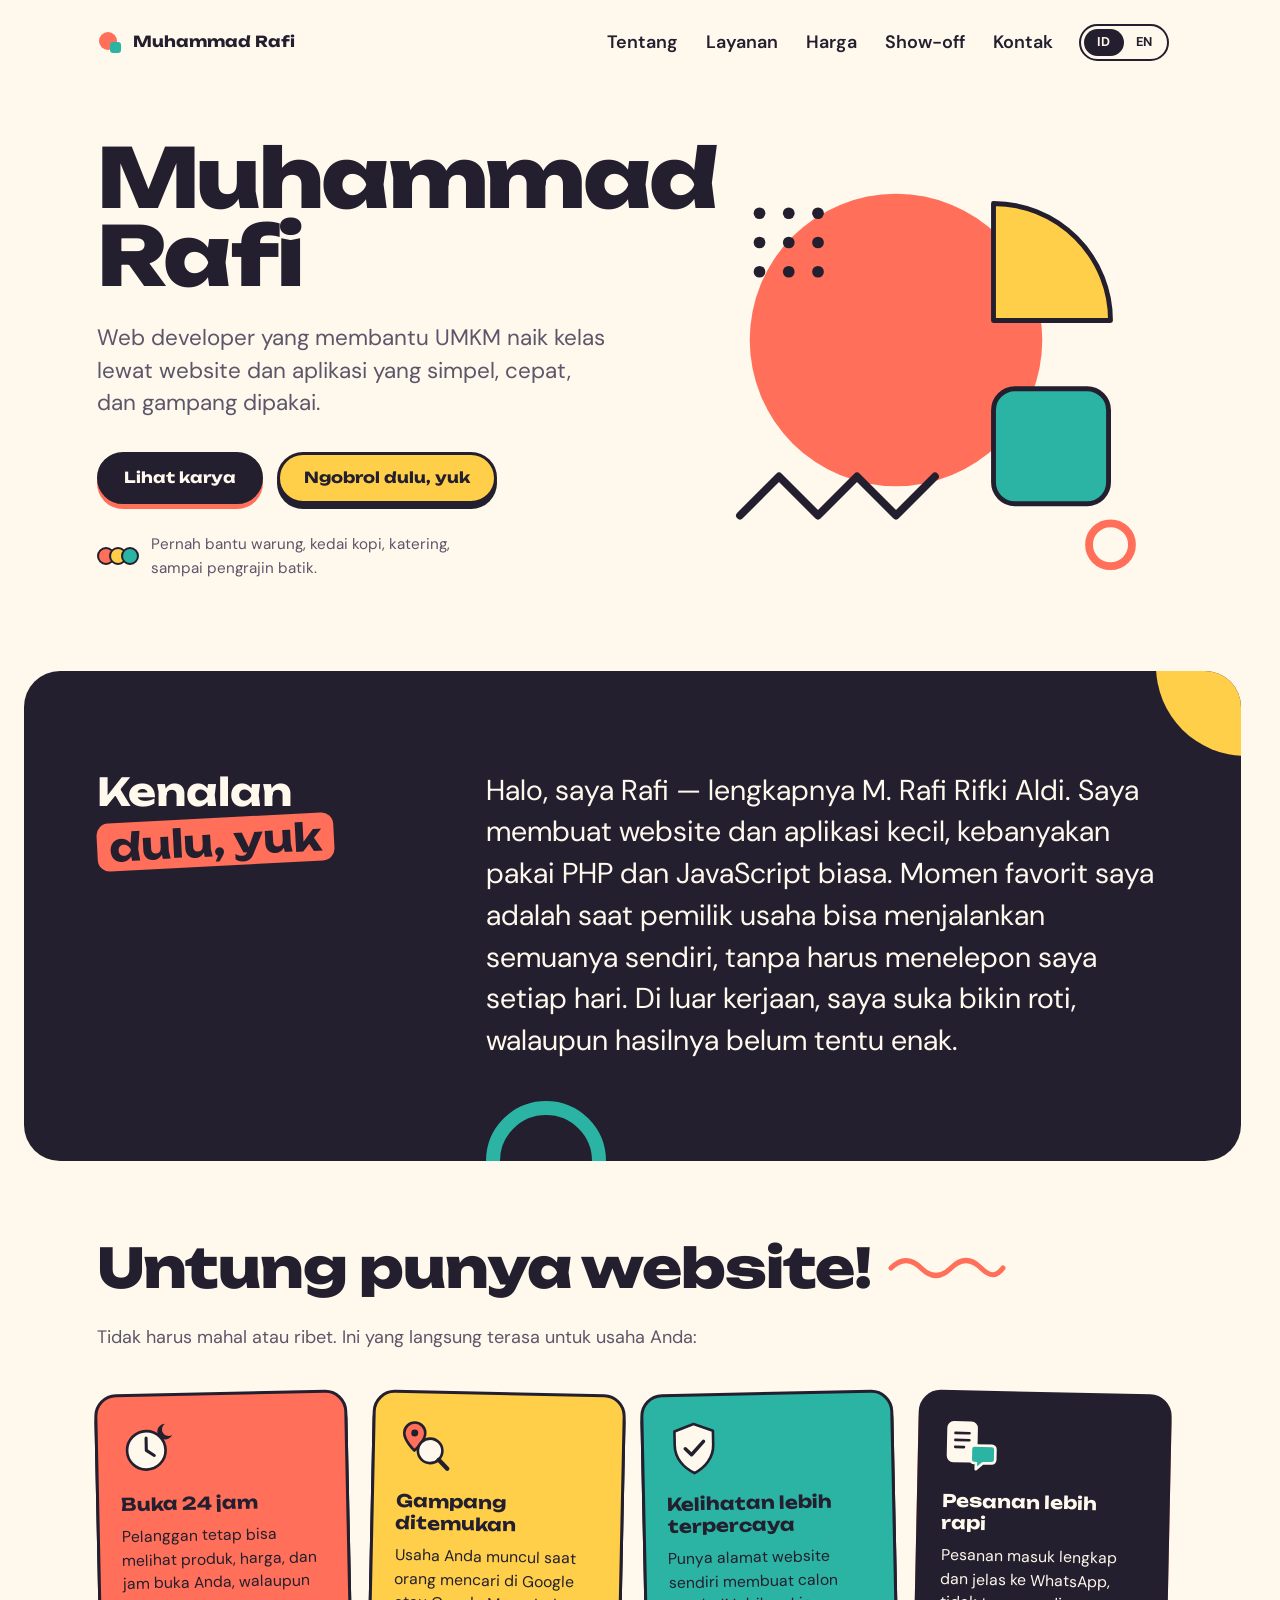
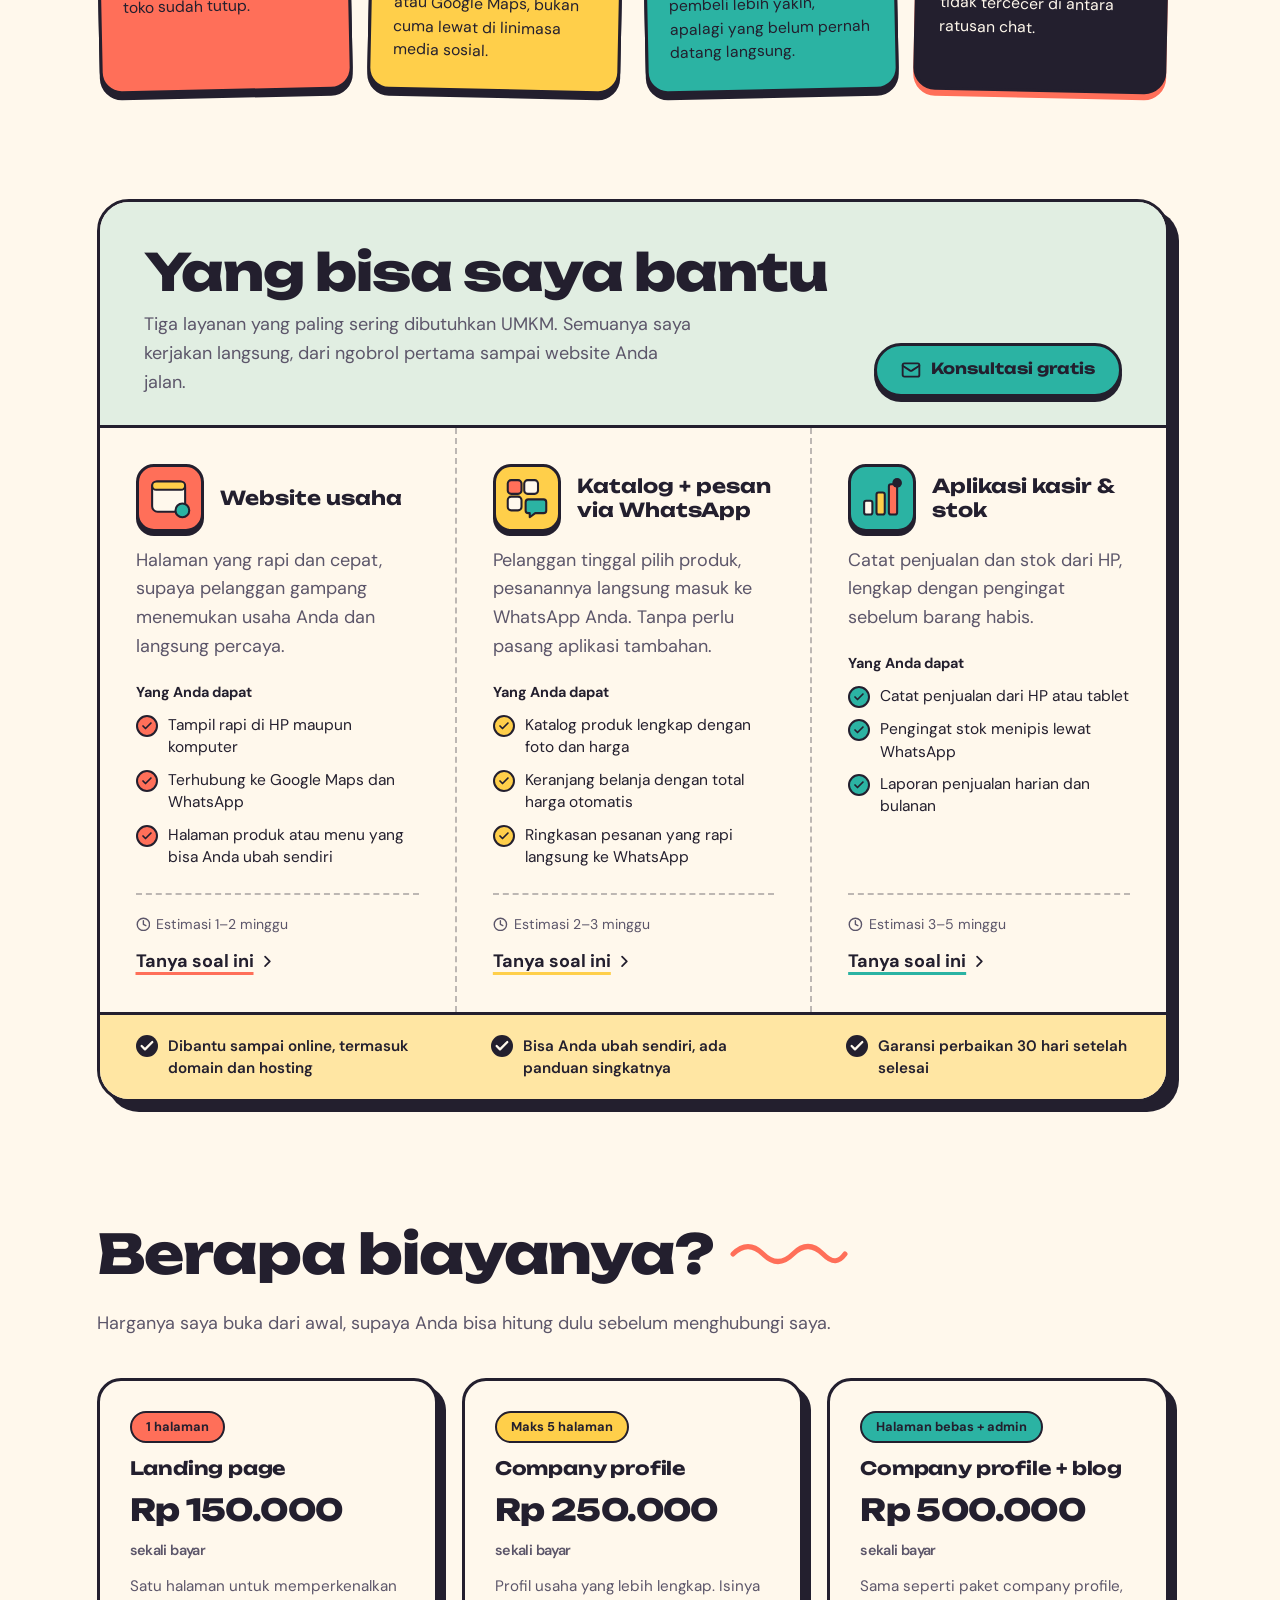
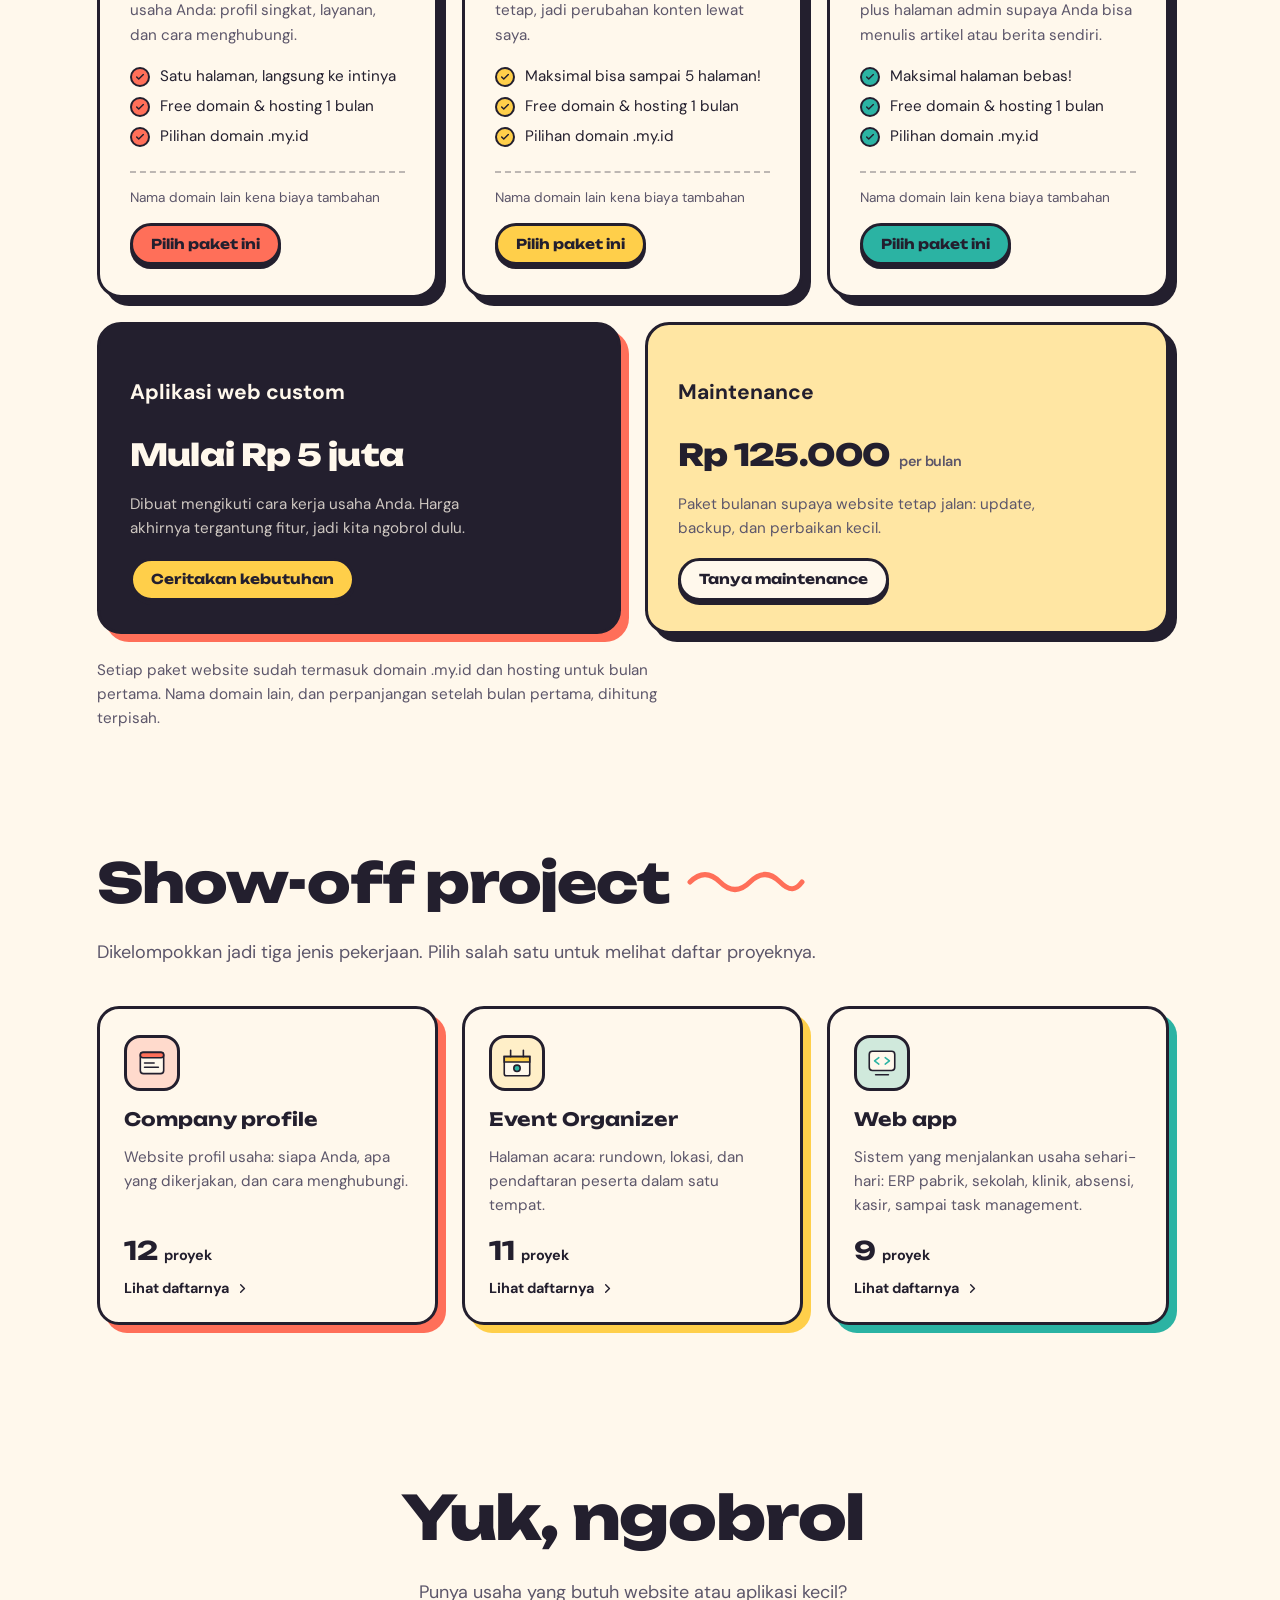
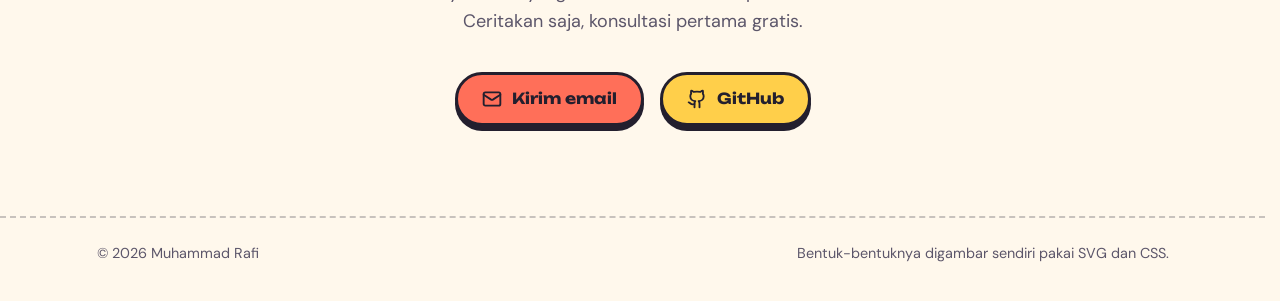
<file: index.html>
<!DOCTYPE html>
<html lang="id">
<head>
<meta charset="UTF-8">
<meta name="viewport" content="width=device-width, initial-scale=1.0">
<meta name="theme-color" content="#fff8ec">
<title>Muhammad Rafi — Web developer untuk UMKM</title>
<meta name="description" content="Muhammad Rafi membuat website dan aplikasi yang simpel, cepat, dan gampang dipakai untuk UMKM Indonesia.">
<link rel="icon" href="data:image/svg+xml,%3Csvg xmlns='http://www.w3.org/2000/svg' viewBox='0 0 32 32'%3E%3Ccircle cx='13' cy='14' r='10' fill='%23ff6f59'/%3E%3Crect x='16' y='16' width='12' height='12' rx='3' fill='%232bb3a3'/%3E%3C/svg%3E">
<link rel="preconnect" href="https://fonts.googleapis.com">
<link rel="preconnect" href="https://fonts.gstatic.com" crossorigin>
<link rel="stylesheet" href="https://fonts.googleapis.com/css2?family=Unbounded:wght@500..800&family=DM+Sans:opsz,wght@9..40,400..700&display=swap">
<link rel="stylesheet" href="style.css">
<script src="main.js" defer></script>
</head>
<body data-page="home">

<header class="wrap nav">
  <a class="logo" href="#top">
    <svg viewBox="0 0 26 26" aria-hidden="true"><circle cx="11" cy="12" r="9" fill="#ff6f59"/><rect x="13" y="13" width="11" height="11" rx="3" fill="#2bb3a3"/></svg>
    Muhammad Rafi
  </a>
  <div class="nav-right">
    <nav aria-label="Bagian halaman" data-i18n-aria="nav.label">
      <ul>
        <li><a href="#about" data-i18n="nav.about">Tentang</a></li>
        <li><a href="#services" data-i18n="nav.services">Layanan</a></li>
        <li><a href="#pricing" data-i18n="nav.pricing">Harga</a></li>
        <li><a href="#showcase" data-i18n="nav.showcase">Show-off</a></li>
        <li><a href="#contact" data-i18n="nav.contact">Kontak</a></li>
      </ul>
    </nav>
    <div class="lang" role="group" aria-label="Bahasa" data-i18n-aria="lang.label">
      <button type="button" data-lang="id" aria-pressed="true" lang="id">ID</button>
      <button type="button" data-lang="en" aria-pressed="false" lang="en">EN</button>
    </div>
  </div>
</header>

<main id="top">
  <section class="wrap hero" aria-labelledby="name">
    <div>
      <h1 id="name"><span>Muhammad</span><span>Rafi</span></h1>
      <p class="tagline" data-i18n="hero.tagline">Web developer yang membantu UMKM naik kelas lewat website dan aplikasi yang simpel, cepat, dan gampang dipakai.</p>
      <div class="hero-actions">
        <a class="btn btn-dark" href="#showcase" data-i18n="hero.cta.work">Lihat karya</a>
        <a class="btn btn-butter" href="#contact" data-i18n="hero.cta.talk">Ngobrol dulu, yuk</a>
      </div>
      <p class="proof">
        <span class="proof-dots" aria-hidden="true"><span></span><span></span><span></span></span>
        <span data-i18n="hero.proof">Pernah bantu warung, kedai kopi, katering, sampai pengrajin batik.</span>
      </p>
    </div>

    <!-- Hand-made shapes, no stock art. Outer <g> = parallax (main.js),
         inner shape = its own float animation (CSS). -->
    <svg class="art" viewBox="0 0 480 440" role="img" aria-label="Susunan lingkaran, balok, dan garis yang ceria" data-i18n-aria="hero.art">
      <g data-depth="-0.06">
        <circle class="float-a" cx="200" cy="200" r="150" fill="#ff6f59"/>
      </g>
      <g data-depth="0.08">
        <path class="float-b" d="M300 60 a120 120 0 0 1 120 120 h-120 z" fill="#ffcf4a" stroke="#231f2e" stroke-width="5" stroke-linejoin="round"/>
      </g>
      <g data-depth="0.12">
        <rect class="float-c" x="300" y="250" width="118" height="118" rx="22" fill="#2bb3a3" stroke="#231f2e" stroke-width="5"/>
      </g>
      <g data-depth="-0.1">
        <polyline class="float-d" points="40,380 80,340 120,380 160,340 200,380 240,340" fill="none" stroke="#231f2e" stroke-width="8" stroke-linecap="round" stroke-linejoin="round"/>
      </g>
      <g data-depth="0.04" fill="#231f2e">
        <circle cx="60" cy="70" r="6"/><circle cx="90" cy="70" r="6"/><circle cx="120" cy="70" r="6"/>
        <circle cx="60" cy="100" r="6"/><circle cx="90" cy="100" r="6"/><circle cx="120" cy="100" r="6"/>
        <circle cx="60" cy="130" r="6"/><circle cx="90" cy="130" r="6"/><circle cx="120" cy="130" r="6"/>
      </g>
      <g data-depth="0.16">
        <circle class="float-a" cx="420" cy="410" r="22" fill="none" stroke="#ff6f59" stroke-width="8"/>
      </g>
    </svg>
  </section>

  <!-- Who is behind it, right under the name: the user moved this up from
       beside Kontak on 2026-10-02. -->
  <section class="about" id="about" aria-labelledby="about-title">
    <div class="wrap">
      <h2 id="about-title" data-reveal><span data-i18n="about.title.a">Kenalan</span> <span class="sticker" data-i18n="about.title.b">dulu, yuk</span></h2>
      <p data-reveal data-i18n="about.text">Halo, saya Rafi — lengkapnya M. Rafi Rifki Aldi. Saya membuat website dan aplikasi kecil, kebanyakan pakai PHP dan JavaScript biasa. Momen favorit saya adalah saat pemilik usaha bisa menjalankan semuanya sendiri, tanpa harus menelepon saya setiap hari. Di luar kerjaan, saya suka bikin roti, walaupun hasilnya belum tentu enak.</p>
    </div>
  </section>

  <!-- Why a website at all: answered before the services, because many
       UMKM owners are not yet sure they need one. -->
  <section class="wrap benefits" id="benefits" aria-labelledby="benefits-title">
    <div class="section-head" data-reveal>
      <h2 id="benefits-title" data-i18n="benefits.title">Untung punya website!</h2>
      <svg class="squiggle" viewBox="0 0 120 24" aria-hidden="true"><path d="M4 12 C 14 2, 24 2, 34 12 S 54 22, 64 12 S 84 2, 94 12 S 110 20, 116 12"/></svg>
    </div>
    <p class="section-note" data-reveal data-i18n="benefits.lead">Tidak harus mahal atau ribet. Ini yang langsung terasa untuk usaha Anda:</p>

    <ul class="benefit-list">
      <li class="benefit" data-reveal>
        <!-- a clock face with a small moon: open after hours -->
        <svg viewBox="0 0 64 64" aria-hidden="true"><circle cx="30" cy="34" r="22" fill="#fff8ec" stroke="#231f2e" stroke-width="3"/><path d="M30 20v14l9 6" fill="none" stroke="#231f2e" stroke-width="3.5" stroke-linecap="round" stroke-linejoin="round"/><path d="M52 4a9 9 0 1 0 8 13 7 7 0 0 1-8-13z" fill="#231f2e"/></svg>
        <h3 data-i18n="benefits.1.title">Buka 24 jam</h3>
        <p data-i18n="benefits.1.text">Pelanggan tetap bisa melihat produk, harga, dan jam buka Anda, walaupun toko sudah tutup.</p>
      </li>
      <li class="benefit benefit-butter" data-reveal>
        <!-- a map pin beside a magnifier: easy to find -->
        <svg viewBox="0 0 64 64" aria-hidden="true"><path d="M20 6a12 12 0 0 1 12 12c0 9-12 20-12 20S8 27 8 18A12 12 0 0 1 20 6z" fill="#ff6f59" stroke="#231f2e" stroke-width="3" stroke-linejoin="round"/><circle cx="20" cy="18" r="4" fill="#231f2e"/><circle cx="38" cy="38" r="14" fill="#fff8ec" stroke="#231f2e" stroke-width="3"/><path d="M48 48l10 10" stroke="#231f2e" stroke-width="5" stroke-linecap="round"/></svg>
        <h3 data-i18n="benefits.2.title">Gampang ditemukan</h3>
        <p data-i18n="benefits.2.text">Usaha Anda muncul saat orang mencari di Google atau Google Maps, bukan cuma lewat di linimasa media sosial.</p>
      </li>
      <li class="benefit benefit-teal" data-reveal>
        <!-- a badge with a check: trust -->
        <svg viewBox="0 0 64 64" aria-hidden="true"><path d="M32 4l22 8v16c0 15-10 26-22 32C20 54 10 43 10 28V12z" fill="#fff8ec" stroke="#231f2e" stroke-width="3" stroke-linejoin="round"/><path d="M22 32l7 7 14-15" fill="none" stroke="#231f2e" stroke-width="4" stroke-linecap="round" stroke-linejoin="round"/></svg>
        <h3 data-i18n="benefits.3.title">Kelihatan lebih terpercaya</h3>
        <p data-i18n="benefits.3.text">Punya alamat website sendiri membuat calon pembeli lebih yakin, apalagi yang belum pernah datang langsung.</p>
      </li>
      <li class="benefit benefit-ink" data-reveal>
        <!-- a neat order slip next to a chat bubble: tidy orders -->
        <svg viewBox="0 0 64 64" aria-hidden="true"><rect x="6" y="6" width="32" height="44" rx="6" fill="#fff8ec" stroke="#fff8ec" stroke-width="3"/><path d="M14 18h16M14 26h16M14 34h10" stroke="#231f2e" stroke-width="3" stroke-linecap="round"/><path d="M36 32h20a4 4 0 0 1 4 4v12a4 4 0 0 1-4 4H46l-8 7v-7h-2a4 4 0 0 1-4-4V36a4 4 0 0 1 4-4z" fill="#2bb3a3" stroke="#fff8ec" stroke-width="3" stroke-linejoin="round"/></svg>
        <h3 data-i18n="benefits.4.title">Pesanan lebih rapi</h3>
        <p data-i18n="benefits.4.text">Pesanan masuk lengkap dan jelas ke WhatsApp, tidak tercecer di antara ratusan chat.</p>
      </li>
    </ul>
  </section>

  <section class="wrap services" id="services" aria-labelledby="services-title">
    <!-- One offer panel: concrete deliverables, a time estimate and a direct
         WhatsApp question per service, plus the promises that apply to all. -->
    <div class="services-panel" data-reveal>
      <div class="services-head">
        <div>
          <h2 id="services-title" data-i18n="services.title">Yang bisa saya bantu</h2>
          <p class="services-lead" data-i18n="services.lead">Tiga layanan yang paling sering dibutuhkan UMKM. Semuanya saya kerjakan langsung, dari ngobrol pertama sampai website Anda jalan.</p>
        </div>
        <a class="btn btn-teal" href="mailto:mrafirafi36@gmail.com?subject=Konsultasi%20kebutuhan%20website" data-i18n-mail="services.cta.mail" data-mail-text="Konsultasi kebutuhan website"><svg class="icon" viewBox="0 0 24 24" aria-hidden="true"><path d="m22 7-8.991 5.727a2 2 0 0 1-2.009 0L2 7"/><rect x="2" y="4" width="20" height="16" rx="2"/></svg><span data-i18n="services.cta">Konsultasi gratis</span></a>
      </div>

      <ul class="service-list">
        <li class="service service-coral">
          <div class="service-top">
            <span class="service-icon"><svg viewBox="0 0 64 64" aria-hidden="true"><rect x="6" y="8" width="48" height="44" rx="8" fill="#fff8ec" stroke="#231f2e" stroke-width="3"/><rect x="6" y="8" width="48" height="12" rx="6" fill="#ffcf4a" stroke="#231f2e" stroke-width="3"/><circle cx="50" cy="50" r="10" fill="#2bb3a3" stroke="#231f2e" stroke-width="3"/></svg></span>
            <h3 data-i18n="services.1.title">Website usaha</h3>
          </div>
          <p class="service-text" data-i18n="services.1.text">Halaman yang rapi dan cepat, supaya pelanggan gampang menemukan usaha Anda dan langsung percaya.</p>
          <p class="service-sub" data-i18n="services.includes">Yang Anda dapat</p>
          <ul class="service-points">
            <li><svg class="icon" viewBox="0 0 24 24" aria-hidden="true"><path d="M20 6 9 17l-5-5"/></svg><span data-i18n="services.1.point.1">Tampil rapi di HP maupun komputer</span></li>
            <li><svg class="icon" viewBox="0 0 24 24" aria-hidden="true"><path d="M20 6 9 17l-5-5"/></svg><span data-i18n="services.1.point.2">Terhubung ke Google Maps dan WhatsApp</span></li>
            <li><svg class="icon" viewBox="0 0 24 24" aria-hidden="true"><path d="M20 6 9 17l-5-5"/></svg><span data-i18n="services.1.point.3">Halaman produk atau menu yang bisa Anda ubah sendiri</span></li>
          </ul>
          <div class="service-foot">
            <span class="service-time"><svg class="icon" viewBox="0 0 24 24" aria-hidden="true"><path d="M22 12a10 10 0 1 1-20 0 10 10 0 0 1 20 0"/><path d="M12 6v6l4 2"/></svg><span data-i18n="services.1.time">Estimasi 1–2 minggu</span></span>
            <a class="service-ask" href="mailto:mrafirafi36@gmail.com?subject=Tanya%20pembuatan%20website%20usaha" data-i18n-mail="services.1.mail" data-mail-text="Tanya pembuatan website usaha"><span data-i18n="services.ask">Tanya soal ini</span><svg class="icon" viewBox="0 0 24 24" aria-hidden="true"><path d="m9 18 6-6-6-6"/></svg></a>
          </div>
        </li>
        <li class="service service-butter">
          <div class="service-top">
            <span class="service-icon"><svg viewBox="0 0 64 64" aria-hidden="true"><rect x="4" y="6" width="20" height="20" rx="5" fill="#ff6f59" stroke="#231f2e" stroke-width="3"/><rect x="28" y="6" width="20" height="20" rx="5" fill="#fff8ec" stroke="#231f2e" stroke-width="3"/><rect x="4" y="30" width="20" height="20" rx="5" fill="#fff8ec" stroke="#231f2e" stroke-width="3"/><path d="M34 34h22a4 4 0 0 1 4 4v12a4 4 0 0 1-4 4H44l-8 6v-6h-2a4 4 0 0 1-4-4V38a4 4 0 0 1 4-4z" fill="#2bb3a3" stroke="#231f2e" stroke-width="3" stroke-linejoin="round"/></svg></span>
            <h3 data-i18n="services.2.title">Katalog + pesan via WhatsApp</h3>
          </div>
          <p class="service-text" data-i18n="services.2.text">Pelanggan tinggal pilih produk, pesanannya langsung masuk ke WhatsApp Anda. Tanpa perlu pasang aplikasi tambahan.</p>
          <p class="service-sub" data-i18n="services.includes">Yang Anda dapat</p>
          <ul class="service-points">
            <li><svg class="icon" viewBox="0 0 24 24" aria-hidden="true"><path d="M20 6 9 17l-5-5"/></svg><span data-i18n="services.2.point.1">Katalog produk lengkap dengan foto dan harga</span></li>
            <li><svg class="icon" viewBox="0 0 24 24" aria-hidden="true"><path d="M20 6 9 17l-5-5"/></svg><span data-i18n="services.2.point.2">Keranjang belanja dengan total harga otomatis</span></li>
            <li><svg class="icon" viewBox="0 0 24 24" aria-hidden="true"><path d="M20 6 9 17l-5-5"/></svg><span data-i18n="services.2.point.3">Ringkasan pesanan yang rapi langsung ke WhatsApp</span></li>
          </ul>
          <div class="service-foot">
            <span class="service-time"><svg class="icon" viewBox="0 0 24 24" aria-hidden="true"><path d="M22 12a10 10 0 1 1-20 0 10 10 0 0 1 20 0"/><path d="M12 6v6l4 2"/></svg><span data-i18n="services.2.time">Estimasi 2–3 minggu</span></span>
            <a class="service-ask" href="mailto:mrafirafi36@gmail.com?subject=Tanya%20katalog%20online%20dengan%20pesan%20via%20WhatsApp" data-i18n-mail="services.2.mail" data-mail-text="Tanya katalog online dengan pesan via WhatsApp"><span data-i18n="services.ask">Tanya soal ini</span><svg class="icon" viewBox="0 0 24 24" aria-hidden="true"><path d="m9 18 6-6-6-6"/></svg></a>
          </div>
        </li>
        <li class="service service-teal">
          <div class="service-top">
            <span class="service-icon"><svg viewBox="0 0 64 64" aria-hidden="true"><rect x="6" y="36" width="12" height="20" rx="3" fill="#fff8ec" stroke="#231f2e" stroke-width="3"/><rect x="24" y="24" width="12" height="32" rx="3" fill="#ffcf4a" stroke="#231f2e" stroke-width="3"/><rect x="42" y="12" width="12" height="44" rx="3" fill="#ff6f59" stroke="#231f2e" stroke-width="3"/><circle cx="54" cy="10" r="7" fill="#231f2e"/></svg></span>
            <h3 data-i18n="services.3.title">Aplikasi kasir &amp; stok</h3>
          </div>
          <p class="service-text" data-i18n="services.3.text">Catat penjualan dan stok dari HP, lengkap dengan pengingat sebelum barang habis.</p>
          <p class="service-sub" data-i18n="services.includes">Yang Anda dapat</p>
          <ul class="service-points">
            <li><svg class="icon" viewBox="0 0 24 24" aria-hidden="true"><path d="M20 6 9 17l-5-5"/></svg><span data-i18n="services.3.point.1">Catat penjualan dari HP atau tablet</span></li>
            <li><svg class="icon" viewBox="0 0 24 24" aria-hidden="true"><path d="M20 6 9 17l-5-5"/></svg><span data-i18n="services.3.point.2">Pengingat stok menipis lewat WhatsApp</span></li>
            <li><svg class="icon" viewBox="0 0 24 24" aria-hidden="true"><path d="M20 6 9 17l-5-5"/></svg><span data-i18n="services.3.point.3">Laporan penjualan harian dan bulanan</span></li>
          </ul>
          <div class="service-foot">
            <span class="service-time"><svg class="icon" viewBox="0 0 24 24" aria-hidden="true"><path d="M22 12a10 10 0 1 1-20 0 10 10 0 0 1 20 0"/><path d="M12 6v6l4 2"/></svg><span data-i18n="services.3.time">Estimasi 3–5 minggu</span></span>
            <a class="service-ask" href="mailto:mrafirafi36@gmail.com?subject=Tanya%20aplikasi%20kasir%20dan%20stok" data-i18n-mail="services.3.mail" data-mail-text="Tanya aplikasi kasir dan stok"><span data-i18n="services.ask">Tanya soal ini</span><svg class="icon" viewBox="0 0 24 24" aria-hidden="true"><path d="m9 18 6-6-6-6"/></svg></a>
          </div>
        </li>
      </ul>

      <ul class="services-promise">
        <li><svg class="icon" viewBox="0 0 24 24" aria-hidden="true"><path d="M20 6 9 17l-5-5"/></svg><span data-i18n="services.promise.1">Dibantu sampai online, termasuk domain dan hosting</span></li>
        <li><svg class="icon" viewBox="0 0 24 24" aria-hidden="true"><path d="M20 6 9 17l-5-5"/></svg><span data-i18n="services.promise.2">Bisa Anda ubah sendiri, ada panduan singkatnya</span></li>
        <li><svg class="icon" viewBox="0 0 24 24" aria-hidden="true"><path d="M20 6 9 17l-5-5"/></svg><span data-i18n="services.promise.3">Garansi perbaikan 30 hari setelah selesai</span></li>
      </ul>
    </div>
  </section>
  <!-- Prices are shown in full, on purpose: an UMKM visitor should not have to
       ask what a package costs. The three cards are the website packages; the
       two rows below are the open-ended ones (custom app, monthly care). -->
  <section class="wrap pricing" id="pricing" aria-labelledby="pricing-title">
    <div class="section-head" data-reveal>
      <h2 id="pricing-title" data-i18n="pricing.title">Berapa biayanya?</h2>
      <svg class="squiggle" viewBox="0 0 120 24" aria-hidden="true"><path d="M4 12 C 14 2, 24 2, 34 12 S 54 22, 64 12 S 84 2, 94 12 S 110 20, 116 12"/></svg>
    </div>
    <p class="section-note" data-reveal data-i18n="pricing.note">Harganya saya buka dari awal, supaya Anda bisa hitung dulu sebelum menghubungi saya.</p>

    <ul class="price-grid" data-reveal>
      <li class="price">
        <span class="price-tag" data-i18n="pricing.1.tag">1 halaman</span>
        <h3 data-i18n="pricing.1.title">Landing page</h3>
        <p class="price-amount"><span data-i18n="pricing.1.price">Rp 150.000</span><span class="price-unit" data-i18n="pricing.once">sekali bayar</span></p>
        <p class="price-text" data-i18n="pricing.1.text">Satu halaman untuk memperkenalkan usaha Anda: profil singkat, layanan, dan cara menghubungi.</p>
        <ul class="price-points">
          <li><svg class="icon" viewBox="0 0 24 24" aria-hidden="true"><path d="M20 6 9 17l-5-5"/></svg><span data-i18n="pricing.1.point.1">Satu halaman, langsung ke intinya</span></li>
          <li><svg class="icon" viewBox="0 0 24 24" aria-hidden="true"><path d="M20 6 9 17l-5-5"/></svg><span data-i18n="pricing.1.point.2">Free domain &amp; hosting 1 bulan</span></li>
          <li><svg class="icon" viewBox="0 0 24 24" aria-hidden="true"><path d="M20 6 9 17l-5-5"/></svg><span data-i18n="pricing.1.point.3">Pilihan domain .my.id</span></li>
        </ul>
        <p class="price-excl" data-i18n="pricing.excl">Nama domain lain kena biaya tambahan</p>
        <a class="btn btn-small" href="mailto:mrafirafi36@gmail.com?subject=Tertarik%20paket%20landing%20page%20(Rp%20150.000)" data-i18n-mail="pricing.1.mail" data-mail-text="Tertarik paket landing page (Rp 150.000)"><span data-i18n="pricing.choose">Pilih paket ini</span></a>
      </li>
      <li class="price price-butter">
        <span class="price-tag" data-i18n="pricing.2.tag">Maks 5 halaman</span>
        <h3 data-i18n="pricing.2.title">Company profile</h3>
        <p class="price-amount"><span data-i18n="pricing.2.price">Rp 250.000</span><span class="price-unit" data-i18n="pricing.once">sekali bayar</span></p>
        <p class="price-text" data-i18n="pricing.2.text">Profil usaha yang lebih lengkap. Isinya tetap, jadi perubahan konten lewat saya.</p>
        <ul class="price-points">
          <li><svg class="icon" viewBox="0 0 24 24" aria-hidden="true"><path d="M20 6 9 17l-5-5"/></svg><span data-i18n="pricing.2.point.1">Maksimal bisa sampai 5 halaman!</span></li>
          <li><svg class="icon" viewBox="0 0 24 24" aria-hidden="true"><path d="M20 6 9 17l-5-5"/></svg><span data-i18n="pricing.2.point.2">Free domain &amp; hosting 1 bulan</span></li>
          <li><svg class="icon" viewBox="0 0 24 24" aria-hidden="true"><path d="M20 6 9 17l-5-5"/></svg><span data-i18n="pricing.2.point.3">Pilihan domain .my.id</span></li>
        </ul>
        <p class="price-excl" data-i18n="pricing.excl">Nama domain lain kena biaya tambahan</p>
        <a class="btn btn-small btn-butter" href="mailto:mrafirafi36@gmail.com?subject=Tertarik%20paket%20company%20profile%20(Rp%20250.000)" data-i18n-mail="pricing.2.mail" data-mail-text="Tertarik paket company profile (Rp 250.000)"><span data-i18n="pricing.choose">Pilih paket ini</span></a>
      </li>
      <li class="price price-teal">
        <span class="price-tag" data-i18n="pricing.3.tag">Halaman bebas + admin</span>
        <h3 data-i18n="pricing.3.title">Company profile + blog</h3>
        <p class="price-amount"><span data-i18n="pricing.3.price">Rp 500.000</span><span class="price-unit" data-i18n="pricing.once">sekali bayar</span></p>
        <p class="price-text" data-i18n="pricing.3.text">Sama seperti paket company profile, plus halaman admin supaya Anda bisa menulis artikel atau berita sendiri.</p>
        <ul class="price-points">
          <li><svg class="icon" viewBox="0 0 24 24" aria-hidden="true"><path d="M20 6 9 17l-5-5"/></svg><span data-i18n="pricing.3.point.1">Maksimal halaman bebas!</span></li>
          <li><svg class="icon" viewBox="0 0 24 24" aria-hidden="true"><path d="M20 6 9 17l-5-5"/></svg><span data-i18n="pricing.3.point.2">Free domain &amp; hosting 1 bulan</span></li>
          <li><svg class="icon" viewBox="0 0 24 24" aria-hidden="true"><path d="M20 6 9 17l-5-5"/></svg><span data-i18n="pricing.3.point.3">Pilihan domain .my.id</span></li>
        </ul>
        <p class="price-excl" data-i18n="pricing.excl">Nama domain lain kena biaya tambahan</p>
        <a class="btn btn-small btn-teal" href="mailto:mrafirafi36@gmail.com?subject=Tertarik%20paket%20company%20profile%20%2B%20blog%20(Rp%20500.000)" data-i18n-mail="pricing.3.mail" data-mail-text="Tertarik paket company profile + blog (Rp 500.000)"><span data-i18n="pricing.choose">Pilih paket ini</span></a>
      </li>
    </ul>

    <ul class="price-extras" data-reveal>
      <li class="price-extra price-extra-ink">
        <div>
          <h3 data-i18n="pricing.custom.title">Aplikasi web custom</h3>
          <p class="price-amount"><span data-i18n="pricing.custom.price">Mulai Rp 5 juta</span></p>
          <p class="price-text" data-i18n="pricing.custom.text">Dibuat mengikuti cara kerja usaha Anda. Harga akhirnya tergantung fitur, jadi kita ngobrol dulu.</p>
        </div>
        <a class="btn btn-small btn-butter" href="mailto:mrafirafi36@gmail.com?subject=Tanya%20aplikasi%20web%20custom" data-i18n-mail="pricing.custom.mail" data-mail-text="Tanya aplikasi web custom"><span data-i18n="pricing.custom.cta">Ceritakan kebutuhan</span></a>
      </li>
      <li class="price-extra price-extra-butter">
        <div>
          <h3 data-i18n="pricing.care.title">Maintenance</h3>
          <p class="price-amount"><span data-i18n="pricing.care.price">Rp 125.000</span><span class="price-unit" data-i18n="pricing.care.unit">per bulan</span></p>
          <p class="price-text" data-i18n="pricing.care.text">Paket bulanan supaya website tetap jalan: update, backup, dan perbaikan kecil.</p>
        </div>
        <a class="btn btn-small btn-outline" href="mailto:mrafirafi36@gmail.com?subject=Tanya%20paket%20maintenance%20bulanan" data-i18n-mail="pricing.care.mail" data-mail-text="Tanya paket maintenance bulanan"><span data-i18n="pricing.care.cta">Tanya maintenance</span></a>
      </li>
    </ul>

    <p class="price-foot" data-reveal data-i18n="pricing.foot">Setiap paket website sudah termasuk domain .my.id dan hosting untuk bulan pertama. Nama domain lain, dan perpanjangan setelah bulan pertama, dihitung terpisah.</p>
  </section>

  <!-- Show-off project: three category cards, each linking to its own page
       (company-profile.html and friends). Those pages share this CSS and JS. -->
  <section class="wrap showcase" id="showcase" aria-labelledby="showcase-title">
    <div class="section-head" data-reveal>
      <h2 id="showcase-title" data-i18n="showcase.title">Show-off project</h2>
      <svg class="squiggle" viewBox="0 0 120 24" aria-hidden="true"><path d="M4 12 C 14 2, 24 2, 34 12 S 54 22, 64 12 S 84 2, 94 12 S 110 20, 116 12"/></svg>
    </div>
    <p class="section-note" data-reveal data-i18n="showcase.hint">Dikelompokkan jadi tiga jenis pekerjaan. Pilih salah satu untuk melihat daftar proyeknya.</p>

    <ul class="categories">
      <li class="category category-coral" data-reveal>
        <span class="category-icon" aria-hidden="true">
          <svg viewBox="0 0 64 64"><rect x="10" y="12" width="44" height="40" rx="6" fill="var(--paper)" stroke="var(--ink)" stroke-width="3"/><rect x="10" y="12" width="44" height="10" rx="5" fill="var(--coral)" stroke="var(--ink)" stroke-width="3"/><path d="M18 32h18M18 40h26" stroke="var(--ink)" stroke-width="3" stroke-linecap="round"/></svg>
        </span>
        <h3><a class="category-open" href="company-profile.html" data-category="company-profile" data-i18n="showcase.1.name">Company profile</a></h3>
        <p data-i18n="showcase.1.blurb">Website profil usaha: siapa Anda, apa yang dikerjakan, dan cara menghubungi.</p>
        <span class="category-meta">
          <strong data-count-for="company-profile">0</strong>
          <span data-i18n="showcase.count">proyek</span>
        </span>
        <span class="category-go" aria-hidden="true">
          <span data-i18n="showcase.open">Lihat daftarnya</span>
          <svg class="icon" viewBox="0 0 24 24"><path d="m9 18 6-6-6-6"/></svg>
        </span>
      </li>
      <li class="category category-butter" data-reveal>
        <span class="category-icon" aria-hidden="true">
          <svg viewBox="0 0 64 64"><path d="M8 20h48v32a4 4 0 0 1-4 4H12a4 4 0 0 1-4-4z" fill="var(--paper)" stroke="var(--ink)" stroke-width="3"/><path d="M8 20h48v10H8z" fill="var(--butter)" stroke="var(--ink)" stroke-width="3"/><path d="M20 8v12M44 8v12" stroke="var(--ink)" stroke-width="3" stroke-linecap="round"/><circle cx="32" cy="42" r="6" fill="var(--teal)" stroke="var(--ink)" stroke-width="3"/></svg>
        </span>
        <h3><a class="category-open" href="event-organizer.html" data-category="event-organizer" data-i18n="showcase.2.name">Event Organizer</a></h3>
        <p data-i18n="showcase.2.blurb">Halaman acara: rundown, lokasi, dan pendaftaran peserta dalam satu tempat.</p>
        <span class="category-meta">
          <strong data-count-for="event-organizer">0</strong>
          <span data-i18n="showcase.count">proyek</span>
        </span>
        <span class="category-go" aria-hidden="true">
          <span data-i18n="showcase.open">Lihat daftarnya</span>
          <svg class="icon" viewBox="0 0 24 24"><path d="m9 18 6-6-6-6"/></svg>
        </span>
      </li>
      <li class="category category-teal" data-reveal>
        <span class="category-icon" aria-hidden="true">
          <svg viewBox="0 0 64 64"><rect x="8" y="10" width="48" height="36" rx="6" fill="var(--paper)" stroke="var(--ink)" stroke-width="3"/><path d="M20 54h24" stroke="var(--ink)" stroke-width="3" stroke-linecap="round"/><path d="M26 22l-8 6 8 6M38 22l8 6-8 6" fill="none" stroke="var(--teal)" stroke-width="3" stroke-linecap="round" stroke-linejoin="round"/></svg>
        </span>
        <h3><a class="category-open" href="web-app.html" data-category="web-app" data-i18n="showcase.3.name">Web app</a></h3>
        <p data-i18n="showcase.3.blurb">Sistem yang menjalankan usaha sehari-hari: ERP pabrik, sekolah, klinik, absensi, kasir, sampai task management.</p>
        <span class="category-meta">
          <strong data-count-for="web-app">0</strong>
          <span data-i18n="showcase.count">proyek</span>
        </span>
        <span class="category-go" aria-hidden="true">
          <span data-i18n="showcase.open">Lihat daftarnya</span>
          <svg class="icon" viewBox="0 0 24 24"><path d="m9 18 6-6-6-6"/></svg>
        </span>
      </li>
    </ul>
  </section>

  <section class="contact" id="contact" aria-labelledby="contact-title">
    <div class="wrap">
      <h2 id="contact-title" data-reveal data-i18n="contact.title">Yuk, ngobrol</h2>
      <p data-reveal data-i18n="contact.text">Punya usaha yang butuh website atau aplikasi kecil? Ceritakan saja, konsultasi pertama gratis.</p>
      <ul class="buttons" data-reveal>
        <li>
          <a class="btn" href="mailto:mrafirafi36@gmail.com">
            <svg class="icon" viewBox="0 0 24 24" aria-hidden="true"><path d="m22 7-8.991 5.727a2 2 0 0 1-2.009 0L2 7"/><rect x="2" y="4" width="20" height="16" rx="2"/></svg><span data-i18n="contact.email">Kirim email</span>
          </a>
        </li>
        <li>
          <a class="btn btn-butter" href="https://github.com/RafiR45" target="_blank" rel="noopener noreferrer">
            <svg class="icon" viewBox="0 0 24 24" aria-hidden="true"><path d="M15 22v-4a4.8 4.8 0 0 0-1-3.5c3 0 6-2 6-5.5.08-1.25-.27-2.48-1-3.5.28-1.15.28-2.35 0-3.5 0 0-1 0-3 1.5-2.64-.5-5.36-.5-8 0C6 2 5 2 5 2c-.3 1.15-.3 2.35 0 3.5A5.403 5.403 0 0 0 4 9c0 3.5 3 5.5 6 5.5-.39.49-.68 1.05-.85 1.65-.17.6-.22 1.23-.15 1.85v4"/><path d="M9 18c-4.51 2-5-2-7-2"/></svg>GitHub
          </a>
        </li>
        <!-- <li>
          <a class="btn btn-outline" href="https://www.linkedin.com/in/muhammadrafi" target="_blank" rel="noopener noreferrer">
            <svg class="icon" viewBox="0 0 24 24" aria-hidden="true"><path d="M16 8a6 6 0 0 1 6 6v7h-4v-7a2 2 0 0 0-2-2 2 2 0 0 0-2 2v7h-4v-7a6 6 0 0 1 6-6z"/><rect width="4" height="12" x="2" y="9"/><circle cx="4" cy="4" r="2"/></svg>LinkedIn
          </a>
        </li> -->
      </ul>
    </div>
  </section>

</main>

<footer>
  <div class="wrap">
    <span data-i18n="footer.left">&copy; 2026 Muhammad Rafi</span>
    <span data-i18n="footer.right">Bentuk-bentuknya digambar sendiri pakai SVG dan CSS.</span>
  </div>
</footer>


</body>
</html>
</file>
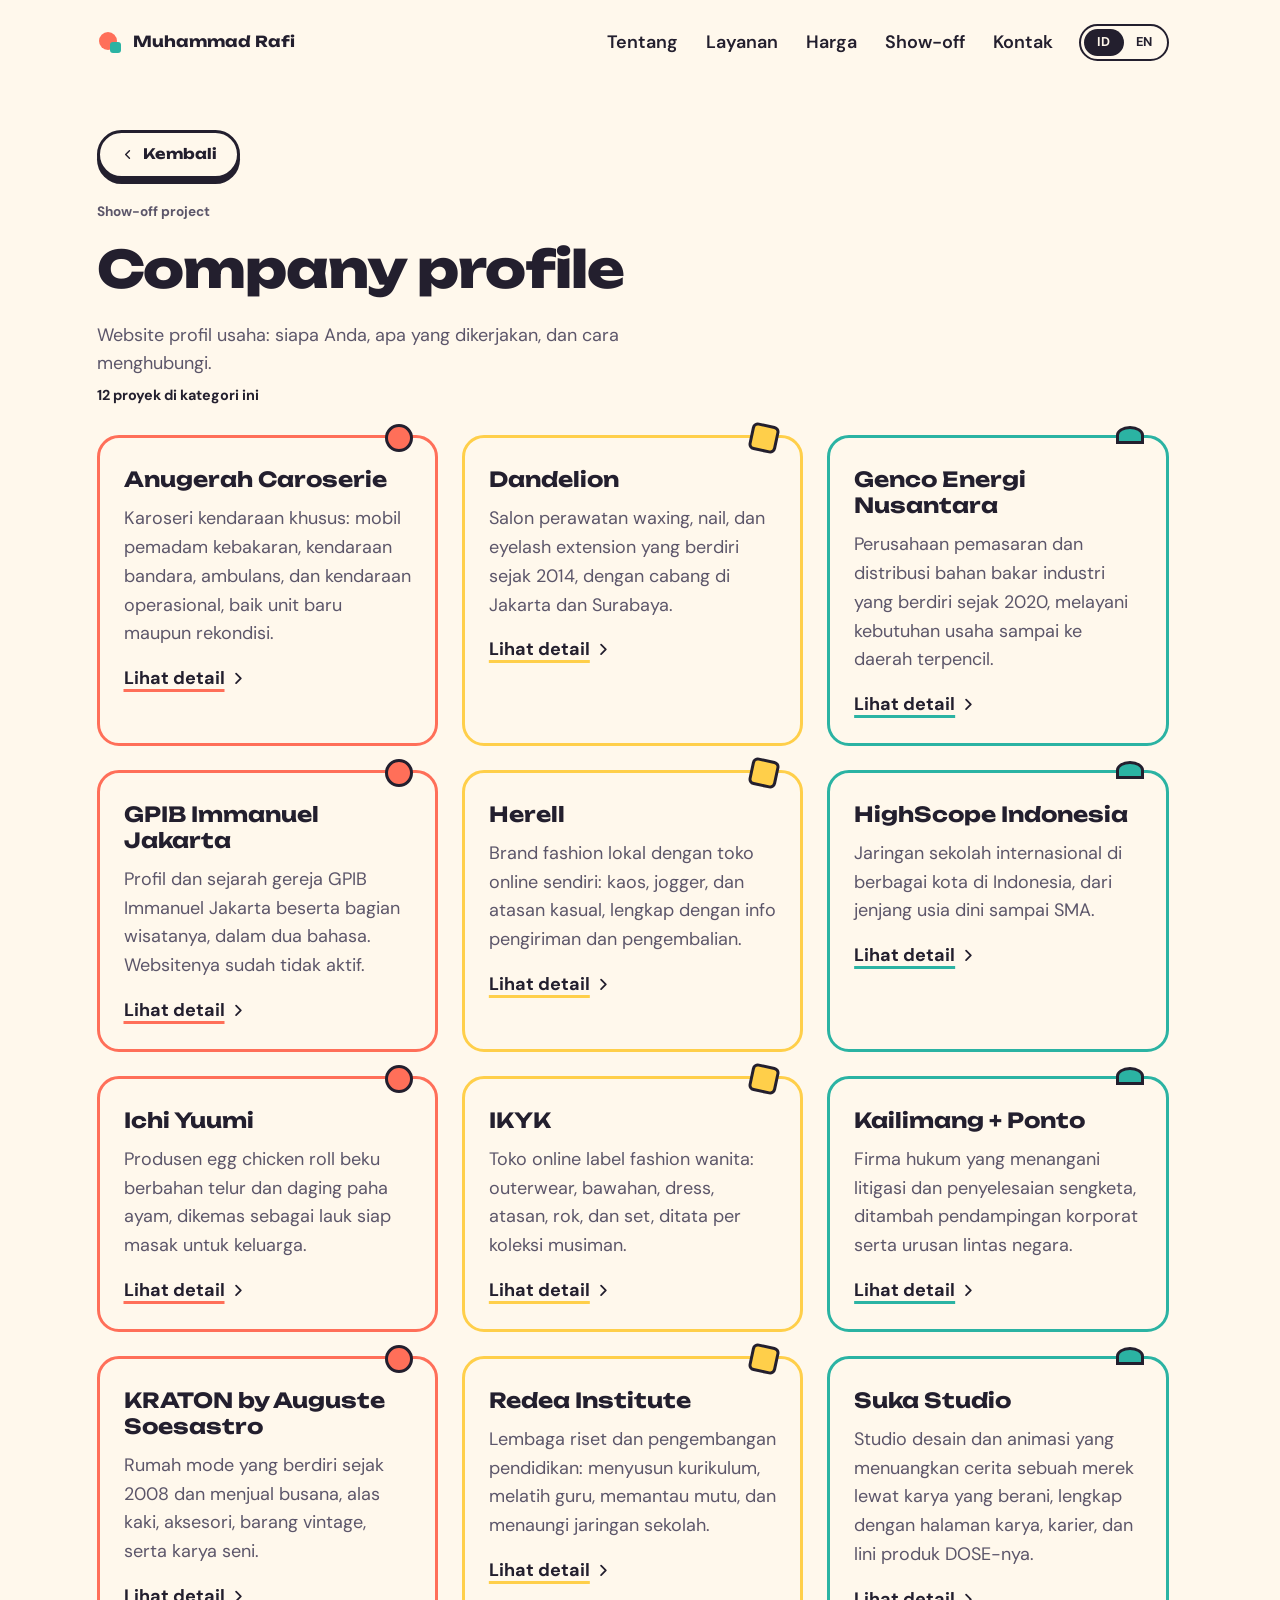
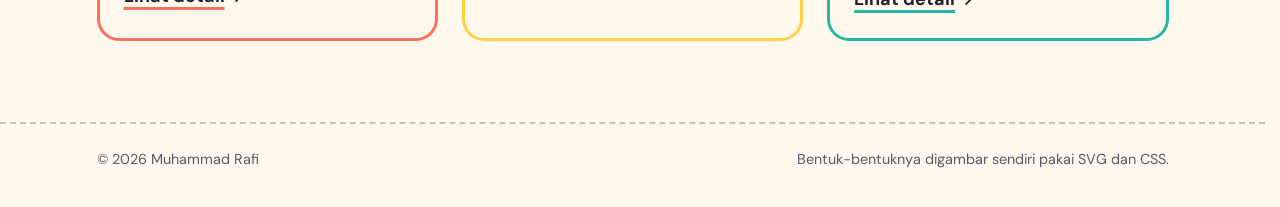
<file: company-profile.html>
<!DOCTYPE html>
<html lang="id">
<head>
<meta charset="UTF-8">
<meta name="viewport" content="width=device-width, initial-scale=1.0">
<meta name="theme-color" content="#fff8ec">
<title>Company profile — Muhammad Rafi</title>
<meta name="description" content="Website profil usaha: siapa Anda, apa yang dikerjakan, dan cara menghubungi.">
<link rel="icon" href="data:image/svg+xml,%3Csvg xmlns='http://www.w3.org/2000/svg' viewBox='0 0 32 32'%3E%3Ccircle cx='13' cy='14' r='10' fill='%23ff6f59'/%3E%3Crect x='16' y='16' width='12' height='12' rx='3' fill='%232bb3a3'/%3E%3C/svg%3E">
<link rel="preconnect" href="https://fonts.googleapis.com">
<link rel="preconnect" href="https://fonts.gstatic.com" crossorigin>
<link rel="stylesheet" href="https://fonts.googleapis.com/css2?family=Unbounded:wght@500..800&family=DM+Sans:opsz,wght@9..40,400..700&display=swap">
<!-- The same two files the landing page loads, so they come from the cache. -->
<link rel="stylesheet" href="style.css">
<script src="main.js" defer></script>
</head>
<body data-page="category" data-category="company-profile">

<header class="wrap nav">
  <a class="logo" href="index.html">
    <svg viewBox="0 0 26 26" aria-hidden="true"><circle cx="11" cy="12" r="9" fill="#ff6f59"/><rect x="13" y="13" width="11" height="11" rx="3" fill="#2bb3a3"/></svg>
    Muhammad Rafi
  </a>
  <div class="nav-right">
    <nav aria-label="Bagian halaman" data-i18n-aria="nav.label">
      <ul>
        <li><a href="index.html#about" data-i18n="nav.about">Tentang</a></li>
        <li><a href="index.html#services" data-i18n="nav.services">Layanan</a></li>
        <li><a href="index.html#pricing" data-i18n="nav.pricing">Harga</a></li>
        <li><a href="index.html#showcase" data-i18n="nav.showcase">Show-off</a></li>
        <li><a href="index.html#contact" data-i18n="nav.contact">Kontak</a></li>
      </ul>
    </nav>
    <div class="lang" role="group" aria-label="Bahasa" data-i18n-aria="lang.label">
      <button type="button" data-lang="id" aria-pressed="true" lang="id">ID</button>
      <button type="button" data-lang="en" aria-pressed="false" lang="en">EN</button>
    </div>
  </div>
</header>

<main id="top">
  <!-- Only the total and the cards are built by main.js, from SHOWCASE. -->
  <section class="wrap category-page" aria-labelledby="categoryTitle">
    <a class="back-btn" href="index.html#showcase">
      <svg class="icon" viewBox="0 0 24 24" aria-hidden="true"><path d="m15 18-6-6 6-6"/></svg>
      <span data-i18n="category.back">Kembali</span>
    </a>

    <p class="category-kicker" data-i18n="category.kicker">Show-off project</p>
    <h1 id="categoryTitle" data-i18n="showcase.1.name">Company profile</h1>
    <p class="category-lead" data-i18n="showcase.1.blurb">Website profil usaha: siapa Anda, apa yang dikerjakan, dan cara menghubungi.</p>
    <p class="category-total" id="categoryTotal"></p>

    <ul class="projects" id="categoryGrid"></ul>
  </section>
</main>

<footer>
  <div class="wrap">
    <span data-i18n="footer.left">&copy; 2026 Muhammad Rafi</span>
    <span data-i18n="footer.right">Bentuk-bentuknya digambar sendiri pakai SVG dan CSS.</span>
  </div>
</footer>

</body>
</html>
</file>
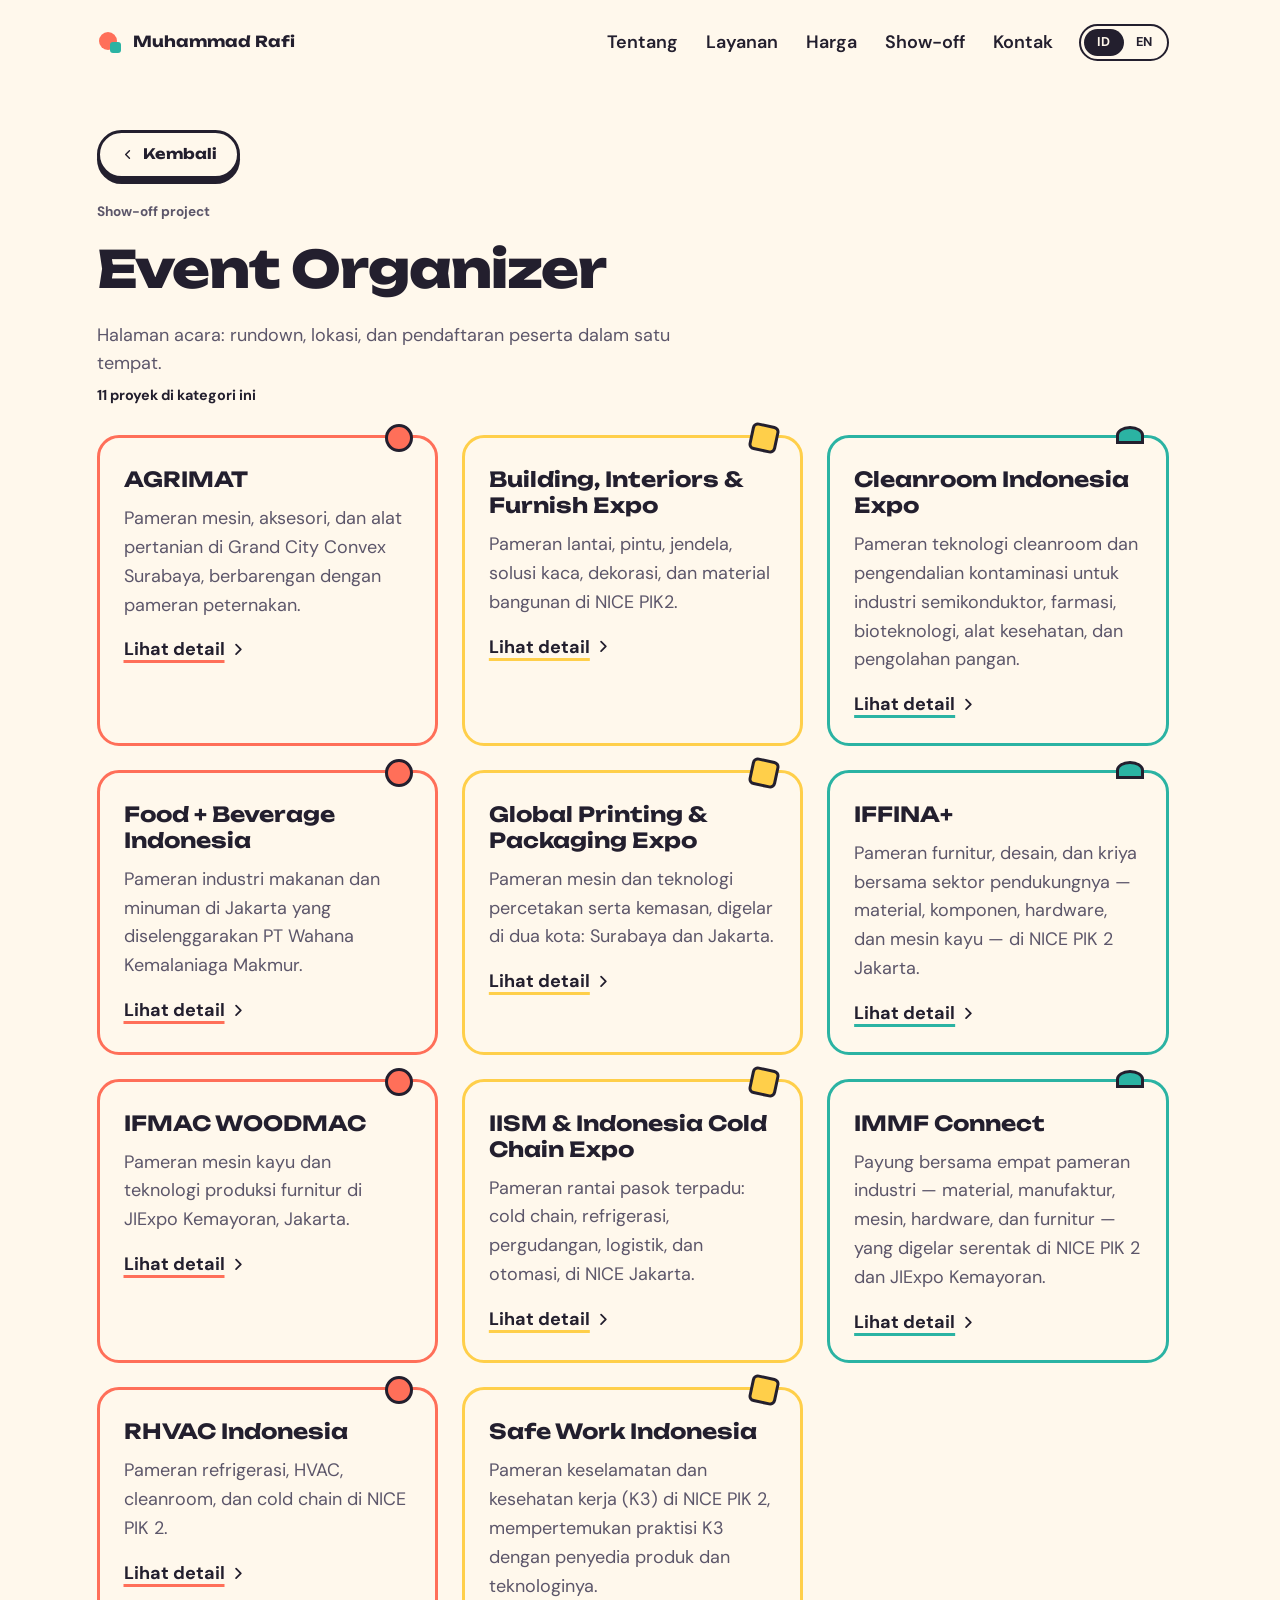
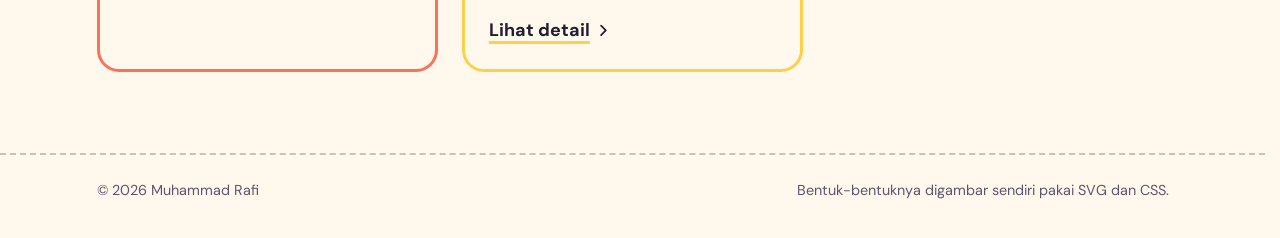
<file: event-organizer.html>
<!DOCTYPE html>
<html lang="id">
<head>
<meta charset="UTF-8">
<meta name="viewport" content="width=device-width, initial-scale=1.0">
<meta name="theme-color" content="#fff8ec">
<title>Event Organizer — Muhammad Rafi</title>
<meta name="description" content="Halaman acara: rundown, lokasi, dan pendaftaran peserta dalam satu tempat.">
<link rel="icon" href="data:image/svg+xml,%3Csvg xmlns='http://www.w3.org/2000/svg' viewBox='0 0 32 32'%3E%3Ccircle cx='13' cy='14' r='10' fill='%23ff6f59'/%3E%3Crect x='16' y='16' width='12' height='12' rx='3' fill='%232bb3a3'/%3E%3C/svg%3E">
<link rel="preconnect" href="https://fonts.googleapis.com">
<link rel="preconnect" href="https://fonts.gstatic.com" crossorigin>
<link rel="stylesheet" href="https://fonts.googleapis.com/css2?family=Unbounded:wght@500..800&family=DM+Sans:opsz,wght@9..40,400..700&display=swap">
<!-- The same two files the landing page loads, so they come from the cache. -->
<link rel="stylesheet" href="style.css">
<script src="main.js" defer></script>
</head>
<body data-page="category" data-category="event-organizer">

<header class="wrap nav">
  <a class="logo" href="index.html">
    <svg viewBox="0 0 26 26" aria-hidden="true"><circle cx="11" cy="12" r="9" fill="#ff6f59"/><rect x="13" y="13" width="11" height="11" rx="3" fill="#2bb3a3"/></svg>
    Muhammad Rafi
  </a>
  <div class="nav-right">
    <nav aria-label="Bagian halaman" data-i18n-aria="nav.label">
      <ul>
        <li><a href="index.html#about" data-i18n="nav.about">Tentang</a></li>
        <li><a href="index.html#services" data-i18n="nav.services">Layanan</a></li>
        <li><a href="index.html#pricing" data-i18n="nav.pricing">Harga</a></li>
        <li><a href="index.html#showcase" data-i18n="nav.showcase">Show-off</a></li>
        <li><a href="index.html#contact" data-i18n="nav.contact">Kontak</a></li>
      </ul>
    </nav>
    <div class="lang" role="group" aria-label="Bahasa" data-i18n-aria="lang.label">
      <button type="button" data-lang="id" aria-pressed="true" lang="id">ID</button>
      <button type="button" data-lang="en" aria-pressed="false" lang="en">EN</button>
    </div>
  </div>
</header>

<main id="top">
  <!-- Only the total and the cards are built by main.js, from SHOWCASE. -->
  <section class="wrap category-page" aria-labelledby="categoryTitle">
    <a class="back-btn" href="index.html#showcase">
      <svg class="icon" viewBox="0 0 24 24" aria-hidden="true"><path d="m15 18-6-6 6-6"/></svg>
      <span data-i18n="category.back">Kembali</span>
    </a>

    <p class="category-kicker" data-i18n="category.kicker">Show-off project</p>
    <h1 id="categoryTitle" data-i18n="showcase.2.name">Event Organizer</h1>
    <p class="category-lead" data-i18n="showcase.2.blurb">Halaman acara: rundown, lokasi, dan pendaftaran peserta dalam satu tempat.</p>
    <p class="category-total" id="categoryTotal"></p>

    <ul class="projects" id="categoryGrid"></ul>
  </section>
</main>

<footer>
  <div class="wrap">
    <span data-i18n="footer.left">&copy; 2026 Muhammad Rafi</span>
    <span data-i18n="footer.right">Bentuk-bentuknya digambar sendiri pakai SVG dan CSS.</span>
  </div>
</footer>

</body>
</html>
</file>
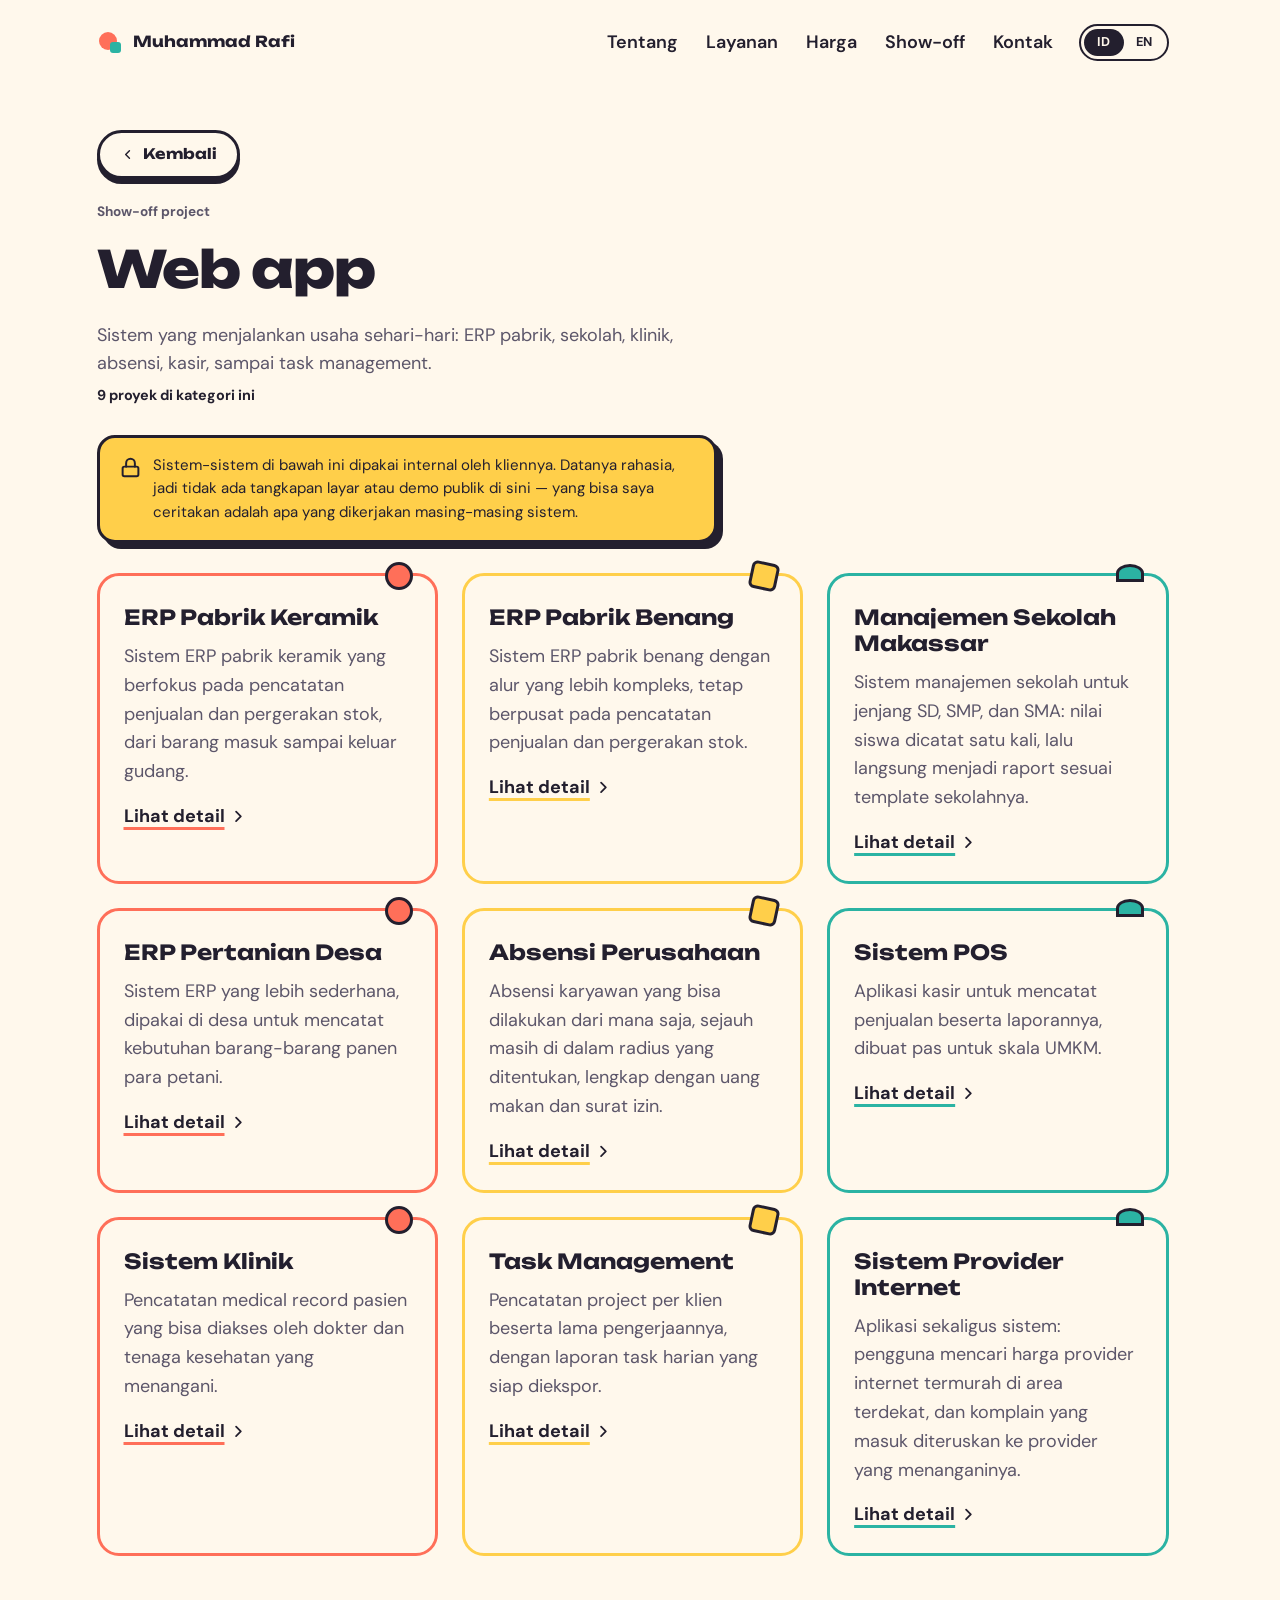
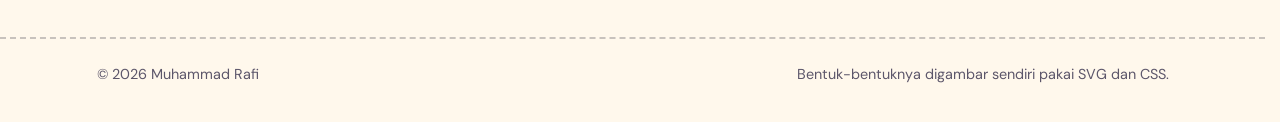
<file: web-app.html>
<!DOCTYPE html>
<html lang="id">
<head>
<meta charset="UTF-8">
<meta name="viewport" content="width=device-width, initial-scale=1.0">
<meta name="theme-color" content="#fff8ec">
<title>Web app — Muhammad Rafi</title>
<meta name="description" content="Sistem yang menjalankan usaha sehari-hari: ERP pabrik, sekolah, klinik, absensi, kasir, sampai task management.">
<link rel="icon" href="data:image/svg+xml,%3Csvg xmlns='http://www.w3.org/2000/svg' viewBox='0 0 32 32'%3E%3Ccircle cx='13' cy='14' r='10' fill='%23ff6f59'/%3E%3Crect x='16' y='16' width='12' height='12' rx='3' fill='%232bb3a3'/%3E%3C/svg%3E">
<link rel="preconnect" href="https://fonts.googleapis.com">
<link rel="preconnect" href="https://fonts.gstatic.com" crossorigin>
<link rel="stylesheet" href="https://fonts.googleapis.com/css2?family=Unbounded:wght@500..800&family=DM+Sans:opsz,wght@9..40,400..700&display=swap">
<!-- The same two files the landing page loads, so they come from the cache. -->
<link rel="stylesheet" href="style.css">
<script src="main.js" defer></script>
</head>
<body data-page="category" data-category="web-app">

<header class="wrap nav">
  <a class="logo" href="index.html">
    <svg viewBox="0 0 26 26" aria-hidden="true"><circle cx="11" cy="12" r="9" fill="#ff6f59"/><rect x="13" y="13" width="11" height="11" rx="3" fill="#2bb3a3"/></svg>
    Muhammad Rafi
  </a>
  <div class="nav-right">
    <nav aria-label="Bagian halaman" data-i18n-aria="nav.label">
      <ul>
        <li><a href="index.html#about" data-i18n="nav.about">Tentang</a></li>
        <li><a href="index.html#services" data-i18n="nav.services">Layanan</a></li>
        <li><a href="index.html#pricing" data-i18n="nav.pricing">Harga</a></li>
        <li><a href="index.html#showcase" data-i18n="nav.showcase">Show-off</a></li>
        <li><a href="index.html#contact" data-i18n="nav.contact">Kontak</a></li>
      </ul>
    </nav>
    <div class="lang" role="group" aria-label="Bahasa" data-i18n-aria="lang.label">
      <button type="button" data-lang="id" aria-pressed="true" lang="id">ID</button>
      <button type="button" data-lang="en" aria-pressed="false" lang="en">EN</button>
    </div>
  </div>
</header>

<main id="top">
  <!-- Only the total and the cards are built by main.js, from SHOWCASE. -->
  <section class="wrap category-page" aria-labelledby="categoryTitle">
    <a class="back-btn" href="index.html#showcase">
      <svg class="icon" viewBox="0 0 24 24" aria-hidden="true"><path d="m15 18-6-6 6-6"/></svg>
      <span data-i18n="category.back">Kembali</span>
    </a>

    <p class="category-kicker" data-i18n="category.kicker">Show-off project</p>
    <h1 id="categoryTitle" data-i18n="showcase.3.name">Web app</h1>
    <p class="category-lead" data-i18n="showcase.3.blurb">Sistem yang menjalankan usaha sehari-hari: ERP pabrik, sekolah, klinik, absensi, kasir, sampai task management.</p>
    <p class="category-total" id="categoryTotal"></p>

    <!-- The icon sits outside the [data-i18n] element: applyLanguage() sets
         textContent, which would wipe a child SVG. -->
    <p class="category-note">
      <svg class="icon" viewBox="0 0 24 24" aria-hidden="true">
        <path d="M5 11h14a2 2 0 0 1 2 2v7a2 2 0 0 1-2 2H5a2 2 0 0 1-2-2v-7a2 2 0 0 1 2-2z"/>
        <path d="M7 11V7a5 5 0 0 1 10 0v4"/>
      </svg>
      <span data-i18n="webapp.note">Sistem-sistem di bawah ini dipakai internal oleh kliennya. Datanya rahasia, jadi tidak ada tangkapan layar atau demo publik di sini — yang bisa saya ceritakan adalah apa yang dikerjakan masing-masing sistem.</span>
    </p>

    <ul class="projects" id="categoryGrid"></ul>
  </section>
</main>

<footer>
  <div class="wrap">
    <span data-i18n="footer.left">&copy; 2026 Muhammad Rafi</span>
    <span data-i18n="footer.right">Bentuk-bentuknya digambar sendiri pakai SVG dan CSS.</span>
  </div>
</footer>

</body>
</html>
</file>
<file: style.css>
/* Shared by index.html and every category page. */
/* Three accents chosen to sit together (warm coral, butter, cool teal),
   held down by one dark neutral. Text on an accent is always the dark
   neutral: white on these would fail contrast. */
:root {
  --paper: #fff8ec;
  --ink: #231f2e;       /* the anchor */
  --ink-2: #5c566a;     /* secondary text, 6.8:1 on paper */
  --coral: #ff6f59;
  --butter: #ffcf4a;
  --teal: #2bb3a3;

  --display: 'Unbounded', ui-sans-serif, system-ui, sans-serif;
  --body: 'DM Sans', ui-sans-serif, system-ui, -apple-system, 'Segoe UI', Roboto, sans-serif;

  --gutter: clamp(20px, 5vw, 64px);
  --max: 1200px;
}

*, *::before, *::after { box-sizing: border-box; }

html {
  -webkit-text-size-adjust: 100%;
  overflow-x: clip;
  /* The drawer locks page scroll; reserving the scrollbar's space means
     the page does not jump sideways when it opens. */
  scrollbar-gutter: stable;
}

html.has-drawer {
  overflow: hidden;
}

body {
  margin: 0;
  overflow-x: clip;
  font-family: var(--body);
  font-size: 18px;
  line-height: 1.6;
  color: var(--ink);
  background: var(--paper);
}

a { color: inherit; }

/* A section with display: grid or flex beats the browser's own [hidden]
   rule, so a hidden landing section would still show behind the category
   page. This is the same trap as .menu[hidden] in the layout builder. */
[hidden] {
  display: none !important;
}

a:focus-visible,
button:focus-visible {
  outline: 3px solid var(--ink);
  outline-offset: 3px;
}

button {
  font: inherit;
  color: inherit;
}

.wrap {
  max-width: var(--max);
  margin: 0 auto;
  padding-inline: var(--gutter);
}

.icon {
  width: 1.05em;
  height: 1.05em;
  flex: none;
  fill: none;
  stroke: currentColor;
  stroke-width: 2.25;
  stroke-linecap: round;
  stroke-linejoin: round;
}

/* --- nav ------------------------------------------------------------ */

.nav {
  display: flex;
  justify-content: space-between;
  align-items: center;
  gap: 16px;
  padding-block: 22px;
}

.logo {
  display: inline-flex;
  align-items: center;
  gap: 10px;
  font-family: var(--display);
  font-size: 0.95rem;
  font-weight: 700;
  text-decoration: none;
}

.logo svg {
  width: 26px;
  height: 26px;
}

.nav-right {
  display: flex;
  align-items: center;
  gap: 14px;
}

.nav ul {
  display: flex;
  gap: 4px;
  margin: 0;
  padding: 0;
  list-style: none;
}

.nav ul a {
  display: block;
  padding: 6px 12px;
  font-weight: 600;
  text-decoration: none;
  border-radius: 999px;
  transition: background-color 0.2s;
}

.nav ul a:hover { background: var(--butter); }

/* ID / EN switch: two pressed-state buttons in one pill. */
.lang {
  display: flex;
  padding: 3px;
  border: 2px solid var(--ink);
  border-radius: 999px;
}

.lang button {
  min-width: 40px;
  padding: 3px 10px;
  font-size: 0.8rem;
  font-weight: 700;
  background: transparent;
  border: 0;
  border-radius: 999px;
  cursor: pointer;
  transition: background-color 0.2s, color 0.2s;
}

.lang button[aria-pressed="true"] {
  color: var(--paper);
  background: var(--ink);
}

/* --- buttons (shared) ---------------------------------------------- */

.btn {
  --bg: var(--coral);
  display: inline-flex;
  align-items: center;
  gap: 10px;
  padding: 14px 24px;
  font-family: var(--display);
  font-size: 0.95rem;
  font-weight: 700;
  line-height: 1.2;
  text-decoration: none;
  color: var(--ink);
  background: var(--bg);
  border: 3px solid var(--ink);
  border-radius: 999px;
  box-shadow: 0 5px 0 var(--ink);
  cursor: pointer;
  transition: translate 0.15s ease, box-shadow 0.15s ease, rotate 0.2s ease;
}

.btn:hover {
  translate: 0 -3px;
  box-shadow: 0 8px 0 var(--ink);
  rotate: -2deg;
}

.btn:active {
  translate: 0 4px;
  box-shadow: 0 1px 0 var(--ink);
}

.btn .icon {
  width: 20px;
  height: 20px;
}

.btn-butter { --bg: var(--butter); }
.btn-teal { --bg: var(--teal); }
.btn-outline { --bg: var(--paper); }
.btn-butter:hover { rotate: 2deg; }

.btn-dark {
  --bg: var(--ink);
  color: var(--paper);
  box-shadow: 0 5px 0 var(--coral);
}

.btn-dark:hover { box-shadow: 0 8px 0 var(--coral); }
.btn-dark:active { box-shadow: 0 1px 0 var(--coral); }

.btn-small {
  padding: 10px 18px;
  font-size: 0.85rem;
  box-shadow: 0 4px 0 var(--ink);
}

/* --- hero ----------------------------------------------------------- */

.hero {
  display: grid;
  grid-template-columns: minmax(0, 1.1fr) minmax(0, 0.9fr);
  align-items: center;
  gap: 32px;
  padding-block: clamp(24px, 6vh, 72px) clamp(56px, 10vh, 112px);
}

.hero h1 {
  margin: 0;
  font-family: var(--display);
  /* Sized for the longest line of the name ("Muhammad"), so it keeps its
     own column instead of running over the artwork beside it. */
  font-size: clamp(2.8rem, 6.4vw, 6rem);
  font-weight: 800;
  line-height: 0.95;
  letter-spacing: -0.03em;
}

.hero h1 span {
  display: block;
}

.tagline {
  max-width: 32ch;
  margin: 28px 0 0;
  font-size: clamp(1.15rem, 2vw, 1.4rem);
  line-height: 1.45;
  color: var(--ink-2);
}

.hero-actions {
  display: flex;
  flex-wrap: wrap;
  gap: 14px;
  margin-top: 32px;
}

.proof {
  display: flex;
  align-items: center;
  gap: 12px;
  max-width: 40ch;
  margin: 28px 0 0;
  font-size: 0.95rem;
  color: var(--ink-2);
}

/* Three accent dots stand in for "different kinds of businesses". */
.proof-dots {
  display: flex;
  flex: none;
}

.proof-dots span {
  width: 18px;
  height: 18px;
  border: 2px solid var(--ink);
  border-radius: 50%;
}

.proof-dots span + span { margin-left: -6px; }
.proof-dots span:nth-child(1) { background: var(--coral); }
.proof-dots span:nth-child(2) { background: var(--butter); }
.proof-dots span:nth-child(3) { background: var(--teal); }

.art {
  width: 100%;
  max-width: 520px;
  justify-self: end;
  overflow: visible;
}

/* Each shape bobs on its own clock; the parent <g> takes the parallax. */
.float-a { animation: bob 7s ease-in-out infinite; }
.float-b { animation: bob 9s ease-in-out infinite reverse; }
.float-c { animation: turn 24s linear infinite; transform-origin: center; transform-box: fill-box; }
.float-d { animation: bob 6s ease-in-out infinite 1s; }

@keyframes bob {
  0%, 100% { transform: translateY(0); }
  50%      { transform: translateY(-12px); }
}

@keyframes turn {
  to { transform: rotate(360deg); }
}

/* --- about: the dark anchor ----------------------------------------- */

.about {
  position: relative;
  overflow: hidden;
  margin-inline: clamp(8px, 2vw, 24px);
  color: var(--paper);
  background: var(--ink);
  border-radius: 36px;
}

.about .wrap {
  position: relative;
  display: grid;
  grid-template-columns: minmax(0, 4fr) minmax(0, 8fr);
  gap: 24px 48px;
  padding-block: clamp(64px, 11vh, 128px);
}

.about::before,
.about::after {
  content: "";
  position: absolute;
  border-radius: 50%;
}

/* Only peeks in from the corner: the Indonesian paragraph is long enough
   to reach it, and cream text on butter would be unreadable. */
.about::before {
  width: 180px;
  height: 180px;
  right: -95px;
  top: -95px;
  background: var(--butter);
}

.about::after {
  width: 120px;
  height: 120px;
  left: 38%;
  bottom: -60px;
  border: 14px solid var(--teal);
}

.about h2 {
  margin: 0;
  font-family: var(--display);
  font-size: clamp(1.6rem, 3vw, 2.4rem);
  font-weight: 700;
  line-height: 1.15;
}

.about h2 .sticker {
  display: inline-block;
  margin-top: 4px;
  padding: 2px 12px;
  color: var(--ink);
  background: var(--coral);
  border-radius: 12px;
  rotate: -3deg;
}

.about p {
  max-width: 38ch;
  margin: 0;
  font-size: clamp(1.25rem, 2.4vw, 1.8rem);
  line-height: 1.45;
}

/* --- section heading ------------------------------------------------ */

.section-head {
  display: flex;
  align-items: center;
  flex-wrap: wrap;
  gap: 8px 16px;
  margin: 0 0 12px;
}

.section-head h2 {
  margin: 0;
  font-family: var(--display);
  font-size: clamp(2rem, 4.5vw, 3.4rem);
  font-weight: 800;
  letter-spacing: -0.02em;
}

.squiggle {
  width: clamp(70px, 10vw, 120px);
  height: 24px;
  flex: none;
  fill: none;
  stroke: var(--coral);
  stroke-width: 5;
  stroke-linecap: round;
  stroke-linejoin: round;
}

.section-note {
  margin: 0 0 40px;
  color: var(--ink-2);
}

/* --- benefits: four sticker-like tiles ----------------------------- */

.benefits {
  padding-block: clamp(40px, 7vh, 88px) 0;
}

.benefit-list {
  display: grid;
  grid-template-columns: repeat(4, minmax(0, 1fr));
  gap: 20px;
  margin: 0;
  padding: 0;
  list-style: none;
}

/* Solid accent fills (unlike the outlined project cards), each tilted a
   little the other way, so the row reads as stickers on a board. */
.benefit {
  --tilt: -1.2deg;
  display: flex;
  flex-direction: column;
  gap: 10px;
  padding: 24px 22px 26px;
  color: var(--ink);
  background: var(--coral);
  border: 3px solid var(--ink);
  border-radius: 22px;
  box-shadow: 0 6px 0 var(--ink);
  rotate: var(--tilt);
  /* Listed in full here: the generic reveal rule skips .benefit, so
     opacity/translate/scale for the reveal must be on this list too. */
  transition: rotate 0.25s ease, translate 0.6s ease, box-shadow 0.25s ease, opacity 0.6s ease, scale 0.6s ease;
}

.benefit:nth-child(even) { --tilt: 1.2deg; }
.benefit-butter { background: var(--butter); }
.benefit-teal { background: var(--teal); }

/* The dark tile anchors the row; its text flips to paper. */
.benefit-ink {
  color: var(--paper);
  background: var(--ink);
  box-shadow: 0 6px 0 var(--coral);
}

.benefit:hover {
  rotate: 0deg;
  translate: 0 -4px;
  box-shadow: 0 10px 0 var(--ink);
}

.benefit-ink:hover {
  box-shadow: 0 10px 0 var(--coral);
}

.benefit svg {
  width: 56px;
  height: 56px;
  margin-bottom: 6px;
  overflow: visible;
}

.benefit h3 {
  margin: 0;
  font-family: var(--display);
  font-size: 1.1rem;
  font-weight: 700;
  line-height: 1.25;
}

.benefit p {
  margin: 0;
  font-size: 0.98rem;
  line-height: 1.5;
}

/* --- services: one offer panel ------------------------------------- */

.services {
  padding-block: clamp(72px, 12vh, 144px) 0;
}

/* Same language as the buttons: thick ink line and a hard offset shadow. */
.services-panel {
  overflow: hidden;
  background: var(--paper);
  border: 3px solid var(--ink);
  border-radius: 32px;
  box-shadow: 10px 10px 0 var(--ink);
}

.services-head {
  display: flex;
  align-items: flex-end;
  justify-content: space-between;
  gap: 24px 40px;
  flex-wrap: wrap;
  padding: clamp(28px, 4vw, 44px) clamp(24px, 4vw, 44px) 28px;
  border-bottom: 3px solid var(--ink);
  background: color-mix(in srgb, var(--teal) 14%, var(--paper));
}

.services-head h2 {
  margin: 0 0 10px;
  font-family: var(--display);
  font-size: clamp(2rem, 4.5vw, 3.2rem);
  font-weight: 800;
  line-height: 1.05;
  letter-spacing: -0.02em;
}

.services-lead {
  max-width: 46ch;
  margin: 0;
  color: var(--ink-2);
}

.service-list {
  display: grid;
  grid-template-columns: repeat(3, minmax(0, 1fr));
  margin: 0;
  padding: 0;
  list-style: none;
}

.service {
  --accent: var(--coral);
  display: flex;
  flex-direction: column;
  padding: clamp(24px, 3vw, 36px);
  transition: background-color 0.25s ease;
}

.service + .service {
  border-left: 2px dashed color-mix(in srgb, var(--ink) 30%, var(--paper));
}

.service-butter { --accent: var(--butter); }
.service-teal { --accent: var(--teal); }

.service:hover {
  background: color-mix(in srgb, var(--accent) 12%, var(--paper));
}

.service-top {
  display: flex;
  align-items: center;
  gap: 16px;
  margin-bottom: 14px;
}

.service-icon {
  flex: none;
  display: inline-flex;
  align-items: center;
  justify-content: center;
  width: 68px;
  height: 68px;
  background: var(--accent);
  border: 3px solid var(--ink);
  border-radius: 18px;
  box-shadow: 0 4px 0 var(--ink);
  transition: rotate 0.3s ease;
}

.service:hover .service-icon {
  rotate: -6deg;
}

.service-icon svg {
  width: 44px;
  height: 44px;
}

.service h3 {
  margin: 0;
  font-family: var(--display);
  font-size: 1.2rem;
  font-weight: 700;
  line-height: 1.25;
}

.service-text {
  margin: 0 0 20px;
  color: var(--ink-2);
}

.service-sub {
  margin: 0 0 10px;
  font-size: 0.9rem;
  font-weight: 700;
}

.service-points {
  display: grid;
  gap: 10px;
  margin: 0 0 24px;
  padding: 0;
  list-style: none;
}

.service-points li {
  display: flex;
  align-items: flex-start;
  gap: 10px;
  font-size: 0.97rem;
  line-height: 1.45;
}

/* Check in a small accent disc, drawn with the ink stroke. */
.service-points .icon {
  width: 22px;
  height: 22px;
  padding: 3px;
  margin-top: 1px;
  stroke-width: 3.5;
  background: var(--accent);
  border: 2px solid var(--ink);
  border-radius: 50%;
}

.service-foot {
  display: flex;
  align-items: center;
  justify-content: space-between;
  flex-wrap: wrap;
  gap: 12px 16px;
  margin-top: auto;
  padding-top: 18px;
  border-top: 2px dashed color-mix(in srgb, var(--ink) 30%, var(--paper));
}

.service-time {
  display: inline-flex;
  align-items: center;
  gap: 6px;
  font-size: 0.88rem;
  color: var(--ink-2);
}

.service-ask {
  display: inline-flex;
  align-items: center;
  gap: 4px;
  font-weight: 700;
  text-decoration: underline;
  text-decoration-color: var(--accent);
  text-decoration-thickness: 3px;
  text-underline-offset: 5px;
}

.service-ask .icon {
  transition: translate 0.2s ease;
}

.service-ask:hover .icon {
  translate: 4px 0;
}

/* Promises that apply to every service, on a butter strip. Three columns
   that line up with the service columns above (same side padding). */
.services-promise {
  display: grid;
  grid-template-columns: repeat(3, minmax(0, 1fr));
  gap: 12px 0;
  margin: 0;
  padding: 20px 0;
  list-style: none;
  background: color-mix(in srgb, var(--butter) 45%, var(--paper));
  border-top: 3px solid var(--ink);
}

.services-promise li {
  display: flex;
  align-items: flex-start;
  gap: 10px;
  padding-inline: clamp(24px, 3vw, 36px);
  font-size: 0.95rem;
  font-weight: 600;
  line-height: 1.45;
}

.services-promise .icon {
  width: 22px;
  height: 22px;
  padding: 3px;
  stroke-width: 3.5;
  color: var(--paper);
  background: var(--ink);
  border-radius: 50%;
}

/* --- pricing -------------------------------------------------------- */

.pricing {
  padding-block: clamp(72px, 12vh, 144px) 0;
}

.price-grid {
  display: grid;
  grid-template-columns: repeat(3, minmax(0, 1fr));
  gap: 24px;
  margin: 0 0 24px;
  padding: 0;
  list-style: none;
}

/* Same card language as the offer panel: thick ink line, hard shadow. */
.price {
  --accent: var(--coral);
  display: flex;
  flex-direction: column;
  padding: clamp(22px, 2.6vw, 30px);
  background: var(--paper);
  border: 3px solid var(--ink);
  border-radius: 24px;
  box-shadow: 8px 8px 0 var(--ink);
  transition: translate 0.25s ease, box-shadow 0.25s ease;
}

.price-butter { --accent: var(--butter); }
.price-teal { --accent: var(--teal); }

.price:hover {
  translate: 0 -4px;
  box-shadow: 8px 12px 0 var(--accent);
}

.price-tag {
  align-self: flex-start;
  margin-bottom: 14px;
  padding: 4px 14px;
  font-size: 0.8rem;
  font-weight: 700;
  background: var(--accent);
  border: 2px solid var(--ink);
  border-radius: 999px;
}

.price h3 {
  margin: 0 0 6px;
  font-family: var(--display);
  font-size: 1.15rem;
  font-weight: 700;
  line-height: 1.25;
  letter-spacing: -0.01em;
}

.price-amount {
  display: flex;
  align-items: baseline;
  flex-wrap: wrap;
  gap: 4px 10px;
  margin: 0 0 12px;
  font-family: var(--display);
  font-size: clamp(1.5rem, 3vw, 1.9rem);
  font-weight: 800;
  letter-spacing: -0.02em;
}

.price-unit {
  font-family: var(--body);
  font-size: 0.9rem;
  font-weight: 600;
  color: var(--ink-2);
}

.price-text {
  margin: 0 0 18px;
  font-size: 0.95rem;
  color: var(--ink-2);
}

.price-points {
  margin: 0 0 16px;
  padding: 0;
  list-style: none;
}

.price-points li {
  display: flex;
  align-items: flex-start;
  gap: 10px;
  margin-bottom: 8px;
  font-size: 0.95rem;
  line-height: 1.45;
}

.price-points .icon {
  width: 20px;
  height: 20px;
  flex: none;
  margin-top: 2px;
  padding: 3px;
  stroke-width: 3.5;
  color: var(--ink);
  background: var(--accent);
  border: 2px solid var(--ink);
  border-radius: 50%;
}

/* Pushed to the bottom so the buttons line up across cards of any height. */
.price-excl {
  margin: auto 0 14px;
  padding-top: 14px;
  font-size: 0.85rem;
  color: var(--ink-2);
  border-top: 2px dashed color-mix(in srgb, var(--ink) 30%, var(--paper));
}

.price .btn {
  align-self: flex-start;
}

.price-extras {
  display: grid;
  grid-template-columns: repeat(2, minmax(0, 1fr));
  gap: 24px;
  margin: 0;
  padding: 0;
  list-style: none;
}

.price-extra {
  display: flex;
  align-items: flex-end;
  justify-content: space-between;
  flex-wrap: wrap;
  gap: 18px 28px;
  padding: clamp(22px, 2.6vw, 30px);
  border: 3px solid var(--ink);
  border-radius: 24px;
  box-shadow: 8px 8px 0 var(--ink);
}

.price-extra .price-text {
  max-width: 38ch;
  margin: 0;
}

.price-extra-ink {
  color: var(--paper);
  background: var(--ink);
  box-shadow: 8px 8px 0 var(--coral);
}

/* The muted body colour is unreadable on ink, so it is restated here. */
.price-extra-ink .price-text,
.price-extra-ink .price-unit {
  color: color-mix(in srgb, var(--paper) 78%, var(--ink));
}

.price-extra-butter {
  background: color-mix(in srgb, var(--butter) 45%, var(--paper));
}

.price-foot {
  max-width: 60ch;
  margin: 24px 0 0;
  font-size: 0.95rem;
  color: var(--ink-2);
}

/* --- show-off project: the three categories -------------------------- */

.showcase {
  padding-block: clamp(72px, 12vh, 144px) clamp(48px, 8vh, 96px);
}

.categories {
  display: grid;
  grid-template-columns: repeat(3, minmax(0, 1fr));
  gap: 24px;
  margin: 0;
  padding: 0;
  list-style: none;
}

.category {
  --accent: var(--coral);
  position: relative;
  display: flex;
  flex-direction: column;
  gap: 10px;
  padding: 26px 24px 22px;
  background: var(--paper);
  border: 3px solid var(--ink);
  border-radius: 22px;
  box-shadow: 8px 8px 0 var(--accent);
  /* opacity is listed so the reveal still fades it in (see [data-reveal]). */
  transition: translate 0.2s ease, box-shadow 0.2s ease, opacity 0.6s ease;
}

.category-butter { --accent: var(--butter); }
.category-teal { --accent: var(--teal); }

.category:hover,
.category:has(.category-open:focus-visible) {
  translate: 0 -4px;
  box-shadow: 8px 12px 0 var(--accent);
}

.category-icon {
  display: inline-flex;
  width: 56px;
  height: 56px;
  padding: 8px;
  background: color-mix(in srgb, var(--accent) 22%, var(--paper));
  border: 3px solid var(--ink);
  border-radius: 16px;
}

.category-icon svg {
  width: 100%;
  height: 100%;
}

.category h3 {
  margin: 4px 0 0;
  font-family: var(--display);
  font-size: 1.15rem;
  font-weight: 700;
}

/* The link stretches over the whole card, so a click anywhere opens it.
   The focus ring is drawn on the card through :has() above. */
.category-open {
  text-decoration: none;
}

.category-open::after {
  content: '';
  position: absolute;
  inset: 0;
  border-radius: inherit;
}

.category-open:focus-visible {
  outline: none;
}

.category p {
  margin: 0;
  font-size: 0.95rem;
  color: var(--ink-2);
}

.category-meta {
  display: inline-flex;
  align-items: baseline;
  gap: 6px;
  margin-top: auto;
  padding-top: 10px;
  font-size: 0.9rem;
  font-weight: 700;
}

.category-meta strong {
  font-family: var(--display);
  font-size: 1.6rem;
  line-height: 1;
  color: var(--ink);
}

.category-go {
  display: inline-flex;
  align-items: center;
  gap: 6px;
  font-size: 0.9rem;
  font-weight: 700;
  color: var(--ink);
}

.category-go .icon {
  transition: translate 0.2s ease;
}

.category:hover .category-go .icon {
  translate: 4px 0;
}

/* --- one category's page --------------------------------------------- */

.category-page {
  padding-block: clamp(28px, 5vh, 56px) clamp(56px, 9vh, 112px);
}

.back-btn {
  display: inline-flex;
  text-decoration: none;
  align-items: center;
  gap: 8px;
  margin-bottom: 22px;
  padding: 10px 20px;
  font: inherit;
  font-family: var(--display);
  font-size: 0.9rem;
  font-weight: 700;
  color: var(--ink);
  background: var(--paper);
  border: 3px solid var(--ink);
  border-radius: 999px;
  box-shadow: 0 5px 0 var(--ink);
  cursor: pointer;
  transition: translate 0.15s ease, box-shadow 0.15s ease;
}

.back-btn:hover {
  translate: 0 -3px;
  box-shadow: 0 8px 0 var(--ink);
}

.back-btn:active {
  translate: 0 4px;
  box-shadow: 0 1px 0 var(--ink);
}

.category-kicker {
  margin: 0 0 6px;
  font-size: 0.85rem;
  font-weight: 700;
  color: var(--ink-2);
}

.category-page h1 {
  margin: 0 0 10px;
  font-family: var(--display);
  font-size: clamp(2rem, 4.5vw, 3.2rem);
  font-weight: 800;
  letter-spacing: -0.02em;
}

.category-page h1:focus-visible {
  outline: 3px solid var(--ink);
  outline-offset: 6px;
}

.category-lead {
  max-width: 52ch;
  margin: 0 0 6px;
  color: var(--ink-2);
}

.category-total {
  margin: 0 0 28px;
  font-size: 0.9rem;
  font-weight: 700;
}

/* Said once at the top instead of on every card: these systems run inside
   someone else's business, so there is nothing to link to. Butter, bordered
   and shadowed like the price cards, so it reads as part of the page rather
   than as an apology. */
.category-note {
  display: flex;
  align-items: flex-start;
  gap: 12px;
  max-width: 62ch;
  margin: 0 0 30px;
  padding: 16px 20px;
  font-size: 0.94rem;
  line-height: 1.55;
  background: var(--butter);
  border: 3px solid var(--ink);
  border-radius: 18px;
  box-shadow: 6px 6px 0 var(--ink);
}

.category-note .icon {
  width: 21px;
  height: 21px;
  margin-top: 3px;
}

/* A category with nothing in it yet still says something. */
.category-empty {
  margin: 0;
  padding: 28px 24px;
  color: var(--ink-2);
  background: var(--paper);
  border: 3px dashed var(--ink);
  border-radius: 22px;
}

/* --- project cards (used by every category page) --------------------- */

.projects {
  display: grid;
  grid-template-columns: repeat(3, minmax(0, 1fr));
  gap: 24px;
  margin: 0;
  padding: 0;
  list-style: none;
}

/* Accent rotates coral, butter, teal; each card also gets a different
   corner shape so neighbours never look copy-pasted. */
.project {
  --accent: var(--coral);
  position: relative;
  display: flex;
  flex-direction: column;
  gap: 12px;
  padding: 28px 24px 24px;
  background: var(--paper);
  border: 3px solid var(--accent);
  border-radius: 22px;
  cursor: pointer;
  transition: translate 0.25s ease, rotate 0.25s ease, background-color 0.25s ease, opacity 0.6s ease;
}

.project:nth-child(3n + 2) { --accent: var(--butter); }
.project:nth-child(3n + 3) { --accent: var(--teal); }

.project::after {
  content: "";
  position: absolute;
  top: -14px;
  right: 22px;
  width: 28px;
  height: 28px;
  background: var(--accent);
  border: 3px solid var(--ink);
  border-radius: 50%;
  transition: rotate 0.4s ease, translate 0.4s ease;
}

.project:nth-child(3n + 2)::after { border-radius: 6px; rotate: 12deg; }
.project:nth-child(3n + 3)::after { border-radius: 50% 50% 0 0; height: 18px; top: -12px; }

.project:hover,
.project:has(.project-open:focus-visible) {
  translate: 0 -6px;
  rotate: -0.8deg;
  background: color-mix(in srgb, var(--accent) 16%, var(--paper));
}

.project:nth-child(even):hover,
.project:nth-child(even):has(.project-open:focus-visible) {
  rotate: 0.8deg;
}

.project:hover::after {
  rotate: 100deg;
  translate: 0 -4px;
}

/* Keyboard focus is shown on the whole card, not the small title. */
.project:has(.project-open:focus-visible) {
  outline: 3px solid var(--ink);
  outline-offset: 4px;
}

.project h3 {
  margin: 0;
  font-family: var(--display);
  font-size: 1.3rem;
  font-weight: 700;
  line-height: 1.25;
}

/* The title is the card's one real control; its ::after stretches over
   the whole card, so a click anywhere opens the drawer. */
.project-open {
  padding: 0;
  font: inherit;
  text-align: left;
  background: none;
  border: 0;
  cursor: pointer;
}

.project-open::after {
  content: "";
  position: absolute;
  inset: 0;
  border-radius: inherit;
}

.project-open:focus-visible {
  outline: none;
}

.project p {
  margin: 0;
  color: var(--ink-2);
}

.tags {
  display: flex;
  flex-wrap: wrap;
  gap: 6px;
  margin: auto 0 0;
  padding: 8px 0 0;
  list-style: none;
}

.tags li {
  padding: 2px 10px;
  font-size: 0.8rem;
  font-weight: 600;
  background: color-mix(in srgb, var(--accent, var(--teal)) 28%, var(--paper));
  border-radius: 999px;
}

.project-more {
  display: inline-flex;
  align-items: center;
  gap: 4px;
  margin-top: 4px;
  font-weight: 700;
  text-decoration: underline;
  text-decoration-color: var(--accent);
  text-decoration-thickness: 3px;
  text-underline-offset: 5px;
}

.project-more .icon {
  transition: translate 0.2s ease;
}

.project:hover .project-more .icon {
  translate: 4px 0;
}

/* --- contact -------------------------------------------------------- */

.contact {
  padding-block: clamp(48px, 8vh, 96px) clamp(64px, 10vh, 120px);
  text-align: center;
}

.contact h2 {
  margin: 0 0 12px;
  font-family: var(--display);
  font-size: clamp(2rem, 5vw, 3.8rem);
  font-weight: 800;
  letter-spacing: -0.02em;
}

.contact .wrap > p {
  max-width: 40ch;
  margin: 0 auto 36px;
  color: var(--ink-2);
}

.buttons {
  display: flex;
  flex-wrap: wrap;
  justify-content: center;
  gap: 16px;
  margin: 0;
  padding: 0;
  list-style: none;
}

footer {
  padding-block: 24px 36px;
  border-top: 2px dashed color-mix(in srgb, var(--ink) 25%, var(--paper));
  font-size: 0.9rem;
  color: var(--ink-2);
}

footer .wrap {
  display: flex;
  justify-content: space-between;
  flex-wrap: wrap;
  gap: 8px 24px;
}

/* --- project drawer (native <dialog>) ------------------------------- */

.drawer {
  /* 100%, not 100vw: vw includes the reserved scrollbar gutter, which
     made the panel wider than its box and pushed it off the left edge. */
  width: min(540px, 100%);
  max-width: none;
  height: 100%;
  max-height: none;
  margin: 0 0 0 auto;
  padding: 0;
  color: var(--ink);
  background: var(--paper);
  border: 0;
  border-left: 3px solid var(--ink);
  translate: 100% 0;
  transition: translate 0.38s cubic-bezier(0.2, 0.8, 0.2, 1);
}

.drawer.is-open {
  translate: 0 0;
}

.drawer::backdrop {
  background: rgb(35 31 46 / 0);
  transition: background-color 0.38s ease;
}

.drawer.is-open::backdrop {
  background: rgb(35 31 46 / 0.55);
}

.drawer-panel {
  position: relative;
  display: flex;
  flex-direction: column;
  height: 100%;
}

.drawer-close {
  position: absolute;
  top: 16px;
  right: 16px;
  z-index: 2;
  display: inline-flex;
  align-items: center;
  justify-content: center;
  width: 44px;
  height: 44px;
  padding: 0;
  background: var(--paper);
  border: 3px solid var(--ink);
  border-radius: 50%;
  box-shadow: 0 3px 0 var(--ink);
  cursor: pointer;
  transition: rotate 0.2s ease;
}

.drawer-close:hover {
  rotate: 90deg;
}

.drawer-close .icon {
  width: 20px;
  height: 20px;
}

.drawer-scroll {
  flex: 1;
  min-height: 0;
  overflow-y: auto;
  overscroll-behavior: contain;
}

.drawer-hero {
  --accent: var(--coral);
  position: relative;
  overflow: hidden;
  background: var(--accent);
  border-bottom: 3px solid var(--ink);
}

.drawer-hero[data-accent="butter"] { --accent: var(--butter); }
.drawer-hero[data-accent="teal"] { --accent: var(--teal); }

.drawer-counter {
  position: relative;
  margin: 0 0 6px;
  font-size: 0.85rem;
  font-weight: 700;
}

.drawer-hero h2 {
  position: relative;
  margin: 0;
  font-family: var(--display);
  font-size: clamp(1.6rem, 5vw, 2.2rem);
  font-weight: 800;
  line-height: 1.1;
}

.drawer-client {
  position: relative;
  margin: 10px 0 0;
  font-weight: 600;
}

/* The screenshot of the real site fills the top of the panel; the accent
   block with the title sits under it. */
.drawer-shot {
  display: block;
  margin: 0;
  background: var(--paper);
  border-bottom: 3px solid var(--ink);
}

/* The whole screenshot is shown: the slot is as tall as the picture needs,
   so nothing is cropped. max-height keeps a portrait capture from filling the
   panel, and contain then fits it in instead of cutting it. */
.drawer-shot img {
  display: block;
  width: 100%;
  height: auto;
  max-height: 70vh;
  object-fit: contain;
}

/* Shown until a screenshot is dropped in, so the slot is never a mystery.
   It carries its own height, because the figure no longer has a fixed ratio. */
.drawer-shot-empty {
  display: flex;
  align-items: center;
  justify-content: center;
  min-height: 180px;
  margin: 12px;
  padding: 12px;
  text-align: center;
  font-size: 0.9rem;
  font-weight: 700;
  color: var(--ink-2);
  background:
    repeating-linear-gradient(45deg, rgba(35, 31, 46, 0.05) 0 10px, transparent 10px 20px),
    var(--paper);
  border: 3px dashed var(--ink-2);
  border-radius: 14px;
}

/* A system the client runs internally cannot be shown. That is a fact about
   the work, not a gap in this page, so it gets a solid panel instead of the
   dashed "waiting for a screenshot" slot above. */
.drawer-shot.is-private {
  background: var(--ink);
}

.drawer-shot.is-private .drawer-shot-empty {
  flex-direction: column;
  gap: 10px;
  min-height: 0;
  margin: 0;
  padding: 38px 28px;
  color: var(--paper);
  background: none;
  border: 0;
  border-radius: 0;
}

.drawer-shot.is-private .icon {
  width: 30px;
  height: 30px;
  color: var(--butter);
}

.shot-private-title {
  font-family: var(--display);
  font-size: 1.05rem;
  font-weight: 700;
}

.shot-private-note {
  max-width: 44ch;
  font-size: 0.9rem;
  font-weight: 400;
  line-height: 1.5;
  opacity: 0.85;
}

.drawer-hero-text {
  position: relative;
  padding: 22px 28px 26px;
}

.drawer-body {
  padding: 24px 28px 36px;
}

/* The one-line description of the client, above everything else. */
.drawer-lead {
  margin: 0 0 18px;
  font-size: 1.02rem;
  line-height: 1.55;
}

.drawer-facts {
  display: flex;
  flex-wrap: wrap;
  gap: 10px;
  margin: 0 0 28px;
  padding: 0;
  list-style: none;
}

.drawer-fact {
  display: inline-flex;
  align-items: center;
  gap: 8px;
  padding: 6px 14px;
  font-size: 0.9rem;
  border: 2px solid var(--ink);
  border-radius: 999px;
}

.drawer-fact-label {
  color: var(--ink-2);
}

.drawer-section + .drawer-section {
  margin-top: 24px;
}

.drawer-heading {
  display: flex;
  align-items: center;
  gap: 10px;
  margin: 0 0 8px;
  font-family: var(--display);
  font-size: 1rem;
  font-weight: 700;
}

/* A small accent block before each heading, cycling like the cards. */
.drawer-heading::before {
  content: "";
  width: 12px;
  height: 12px;
  flex: none;
  background: var(--coral);
  border: 2px solid var(--ink);
  border-radius: 50%;
}

.drawer-section:nth-of-type(3n + 2) .drawer-heading::before { background: var(--butter); border-radius: 3px; }
.drawer-section:nth-of-type(3n + 3) .drawer-heading::before { background: var(--teal); border-radius: 50% 50% 0 0; }

.drawer-section p {
  margin: 0;
  color: var(--ink-2);
}

.drawer-features {
  display: grid;
  gap: 8px;
  margin: 0;
  padding: 0;
  list-style: none;
}

.drawer-features li {
  display: flex;
  gap: 10px;
  align-items: flex-start;
}

.drawer-features .icon {
  margin-top: 0.3em;
  color: var(--teal);
  stroke-width: 3;
}

/* Who worked on the project: names first, roles under them. No photos — the
   names are the content, so they get the weight. */
.drawer-team {
  margin: 0;
  padding: 0;
  list-style: none;
}

.team-member {
  display: flex;
  flex-direction: column;
  gap: 2px;
  padding: 10px 0;
}

.team-member + .team-member {
  border-top: 2px dashed color-mix(in srgb, var(--ink) 18%, transparent);
}

.team-name {
  font-family: var(--display);
  font-size: 1rem;
  font-weight: 700;
  line-height: 1.25;
}

.team-role {
  font-size: 0.9rem;
  color: var(--ink-2);
}

.drawer-result {
  padding: 16px 18px;
  background: color-mix(in srgb, var(--butter) 35%, var(--paper));
  border: 2px solid var(--ink);
  border-radius: 16px;
}

.drawer-result p {
  color: var(--ink);
  font-weight: 600;
}

.drawer-actions {
  display: flex;
  flex-wrap: wrap;
  gap: 12px;
  margin-top: 32px;
}

.drawer-nav {
  display: flex;
  justify-content: space-between;
  gap: 12px;
  padding: 14px 20px;
  border-top: 3px solid var(--ink);
  background: var(--paper);
}

.drawer-nav button {
  display: inline-flex;
  align-items: center;
  gap: 6px;
  padding: 8px 12px;
  font-size: 0.9rem;
  font-weight: 700;
  background: transparent;
  border: 0;
  border-radius: 999px;
  cursor: pointer;
  transition: background-color 0.2s;
}

.drawer-nav button:hover {
  background: color-mix(in srgb, var(--butter) 50%, var(--paper));
}

/* --- reveal on scroll (see main.js): a small pop, not a fly-in ----- */

[data-reveal]:not(.project):not(.benefit):not(.category) {
  transition: opacity 0.6s ease, translate 0.6s ease, scale 0.6s ease;
}

[data-reveal].is-hidden {
  opacity: 0;
  translate: 0 20px;
  scale: 0.97;
}

/* --- responsive ----------------------------------------------------- */

@media (max-width: 960px) {
  .benefit-list { grid-template-columns: repeat(2, minmax(0, 1fr)); gap: 24px; }
  .projects,
  .categories { grid-template-columns: repeat(2, minmax(0, 1fr)); }
  .service-list { grid-template-columns: minmax(0, 1fr); }
  .price-grid { grid-template-columns: repeat(2, minmax(0, 1fr)); }
  .service + .service { border-left: 0; border-top: 2px dashed color-mix(in srgb, var(--ink) 30%, var(--paper)); }
  .services-promise { grid-template-columns: minmax(0, 1fr); }
}

@media (max-width: 760px) {
  .hero { grid-template-columns: minmax(0, 1fr); }
  .art { justify-self: center; max-width: 380px; order: -1; }
  .about .wrap { grid-template-columns: minmax(0, 1fr); }
  .about::before { width: 140px; height: 140px; right: -50px; top: -50px; }
  .nav ul { display: none; } /* sections are one scroll away; keep ID/EN */
  .price-extras { grid-template-columns: minmax(0, 1fr); }
}

@media (max-width: 560px) {
  body { font-size: 17px; }
  /* On a phone the name and the offer come first; the art stays small. */
  .benefit-list { grid-template-columns: minmax(0, 1fr); }
  .price-grid { grid-template-columns: minmax(0, 1fr); }
  .price { box-shadow: 6px 6px 0 var(--ink); }
  .price .btn,
  .price-extra .btn { width: 100%; justify-content: center; }
  .services-panel { border-radius: 24px; box-shadow: 6px 6px 0 var(--ink); }
  .services-head .btn { width: 100%; justify-content: center; }
  .benefit { --tilt: -0.6deg; }
  .benefit:nth-child(even) { --tilt: 0.6deg; }
  .art { max-width: 240px; }
  .projects,
  .categories { grid-template-columns: minmax(0, 1fr); }
  .hero-actions .btn,
  .buttons li,
  .buttons .btn { width: 100%; justify-content: center; }
  .drawer { border-left: 0; }
  .drawer-hero-text { padding: 18px 20px 22px; }
  .drawer-body { padding: 20px 20px 32px; }
  .drawer-nav { padding: 10px 12px; }
}

@media (prefers-reduced-motion: reduce) {
  *, *::before, *::after {
    animation: none !important;
    transition: none !important;
  }
}
</file>
